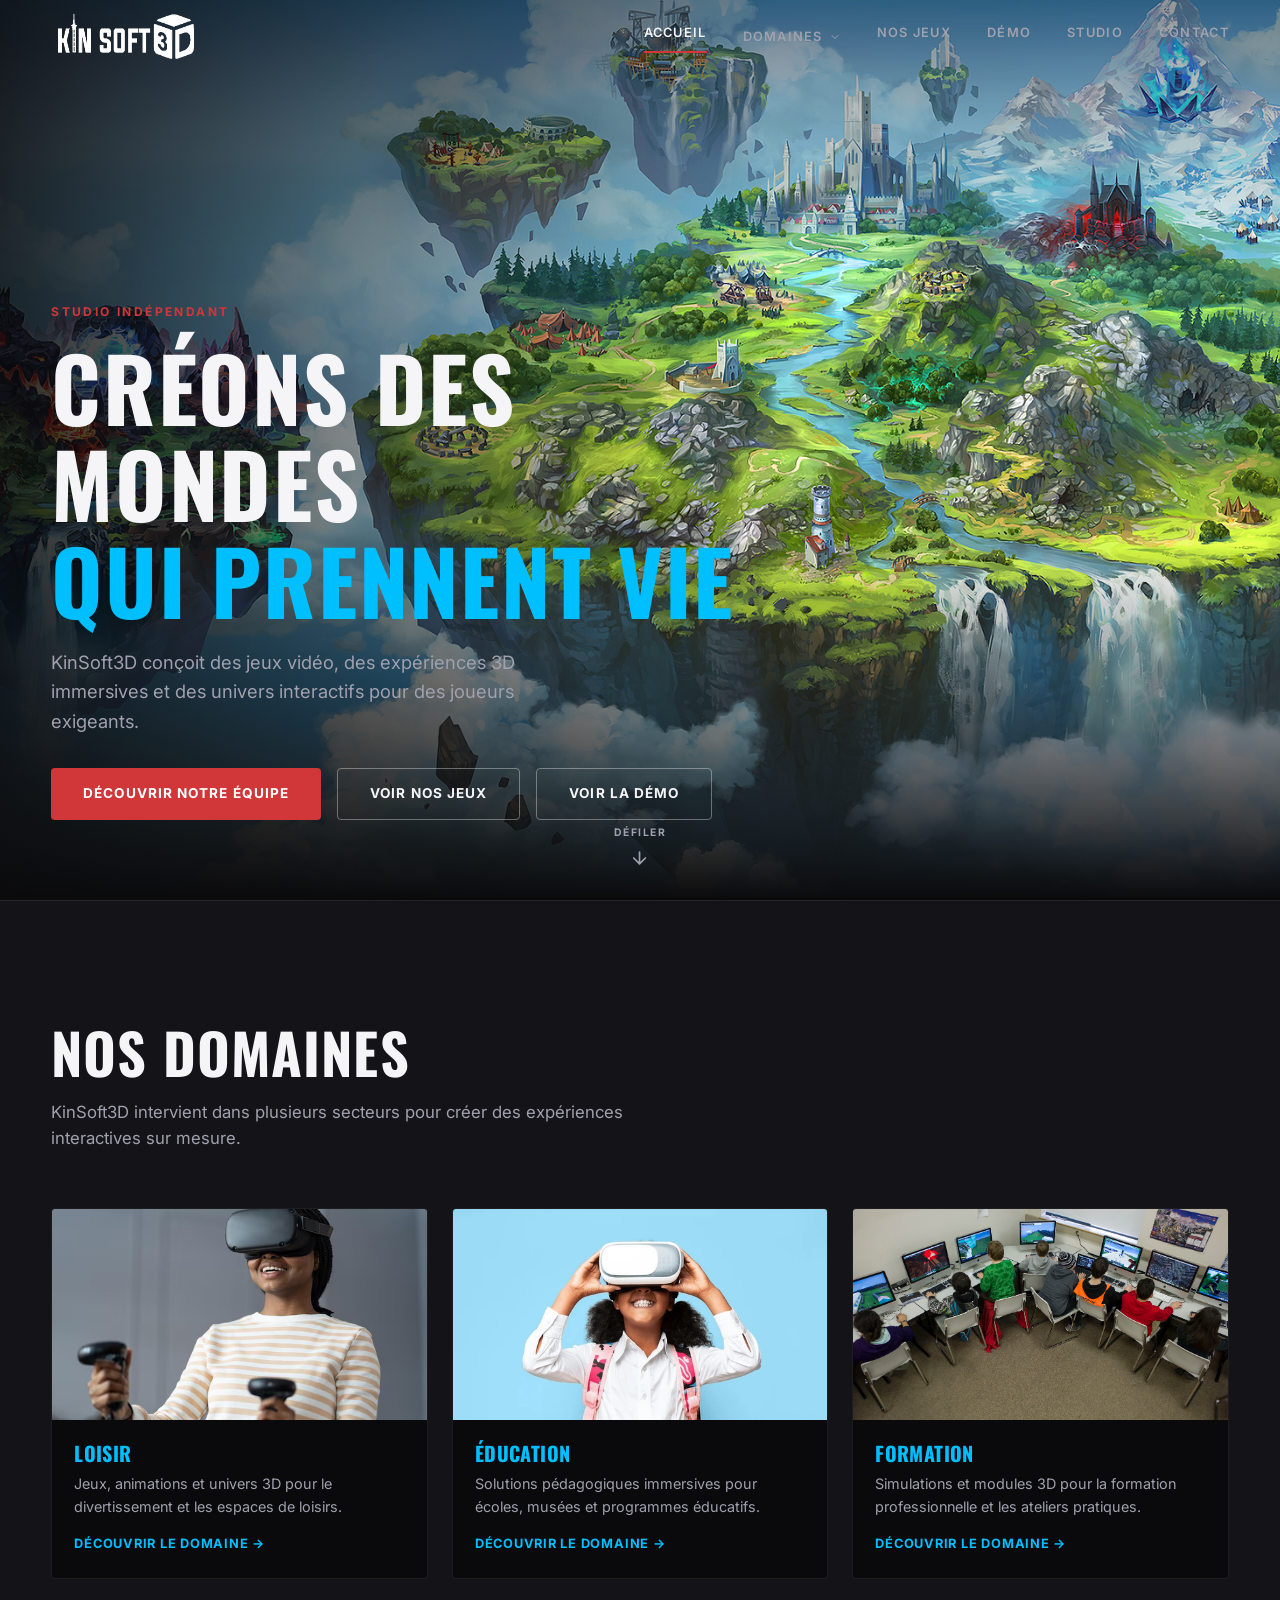
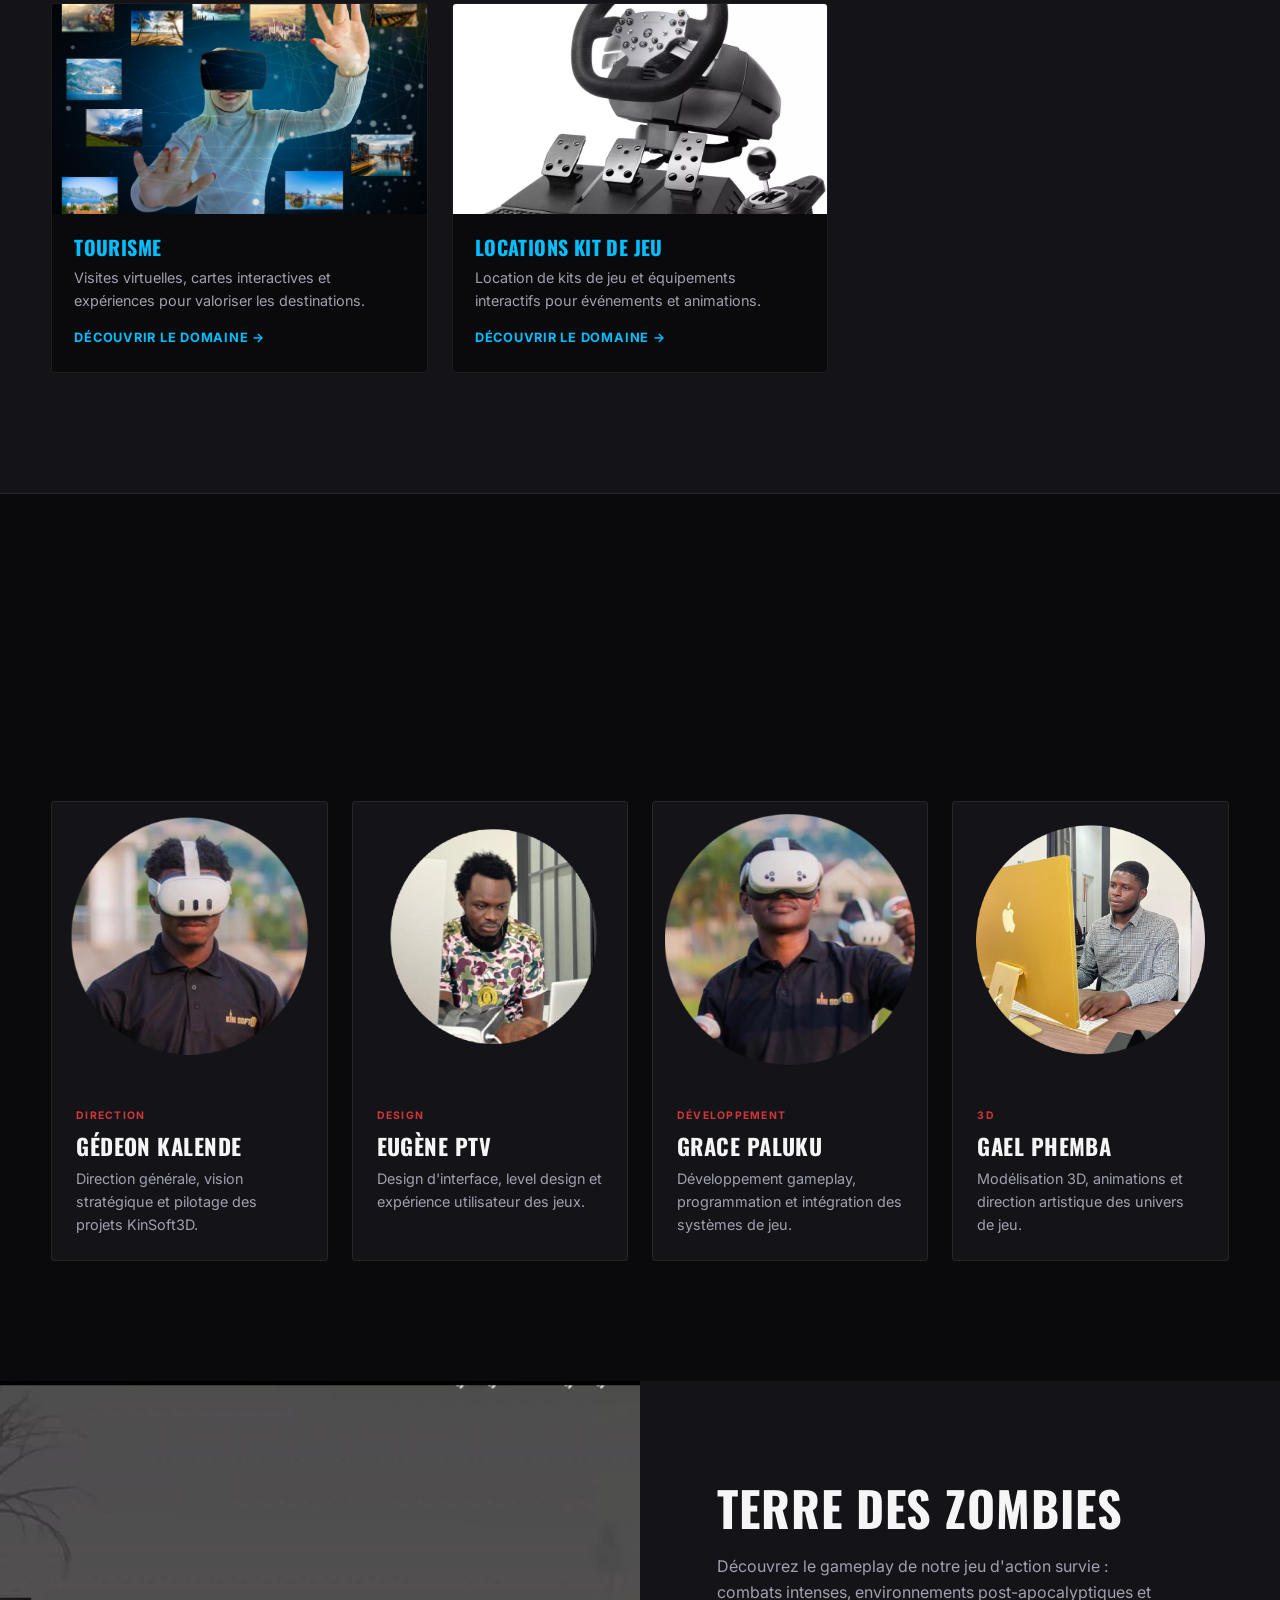
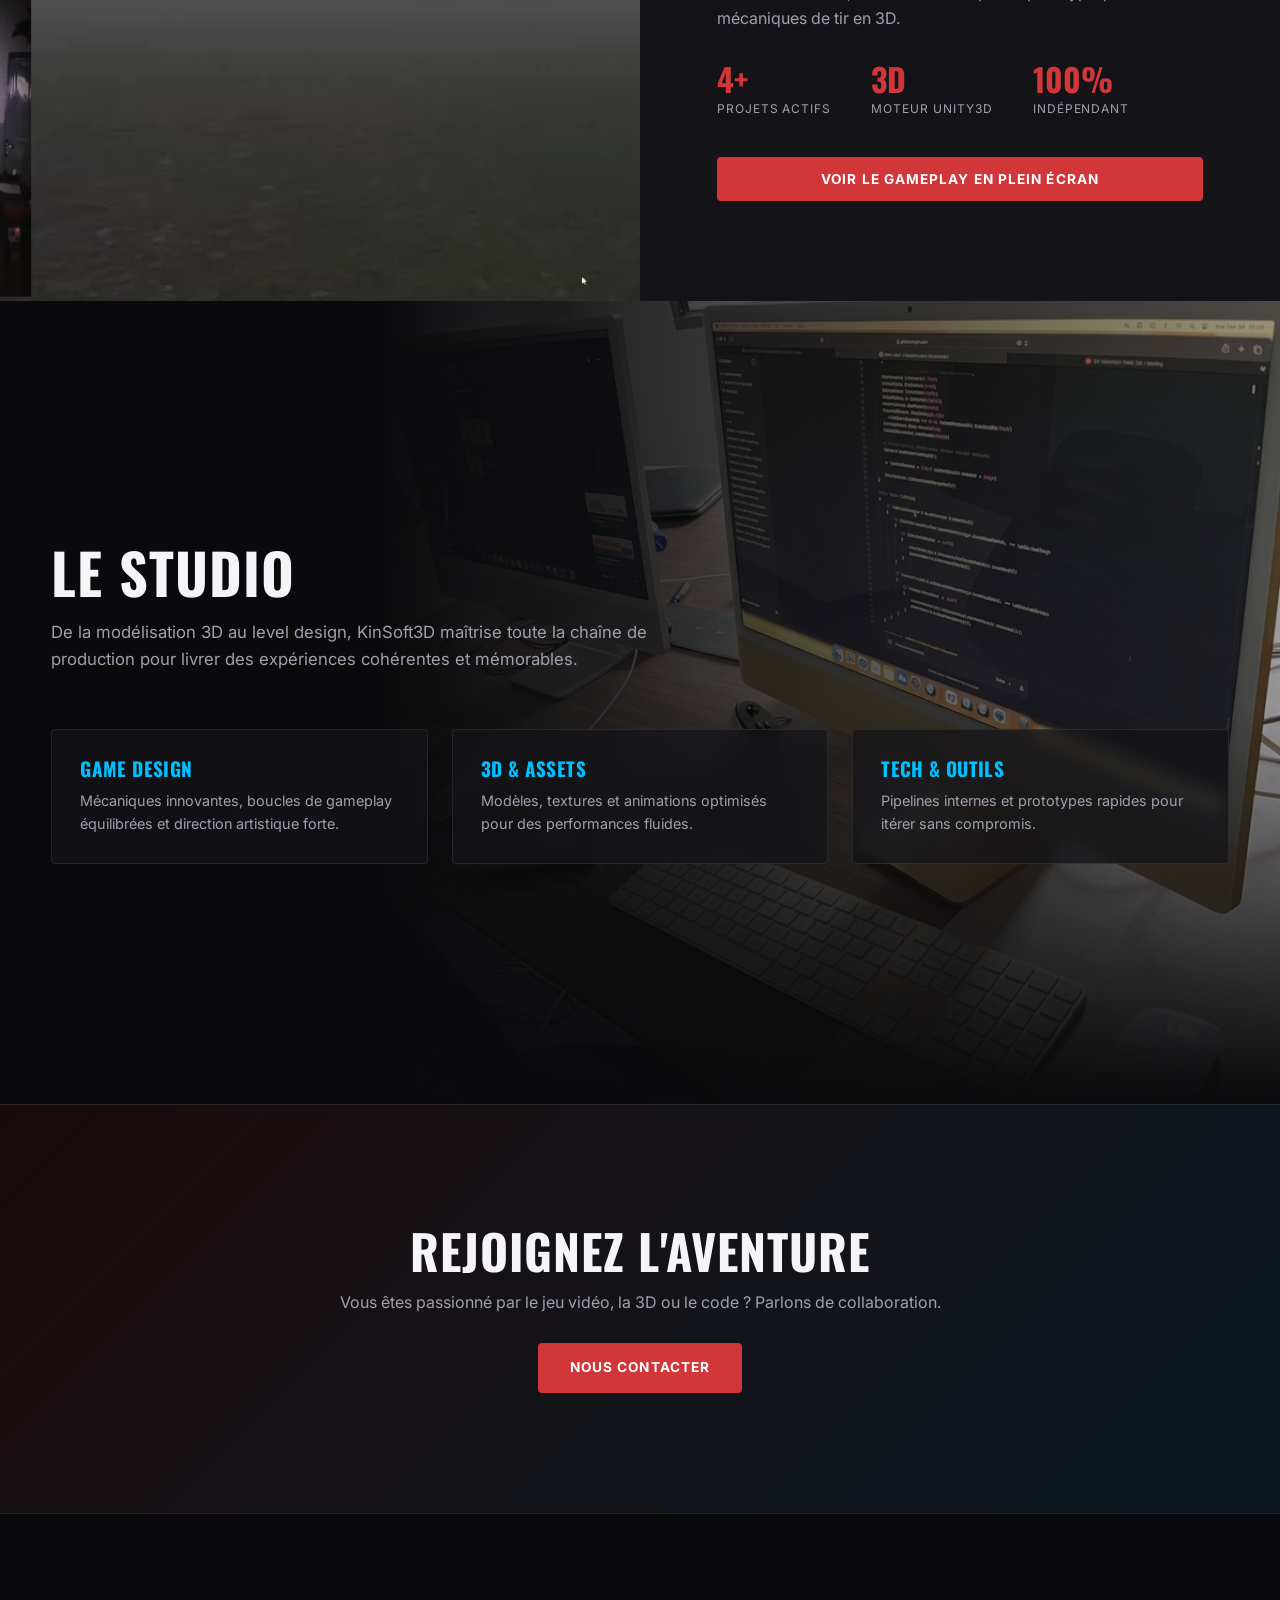
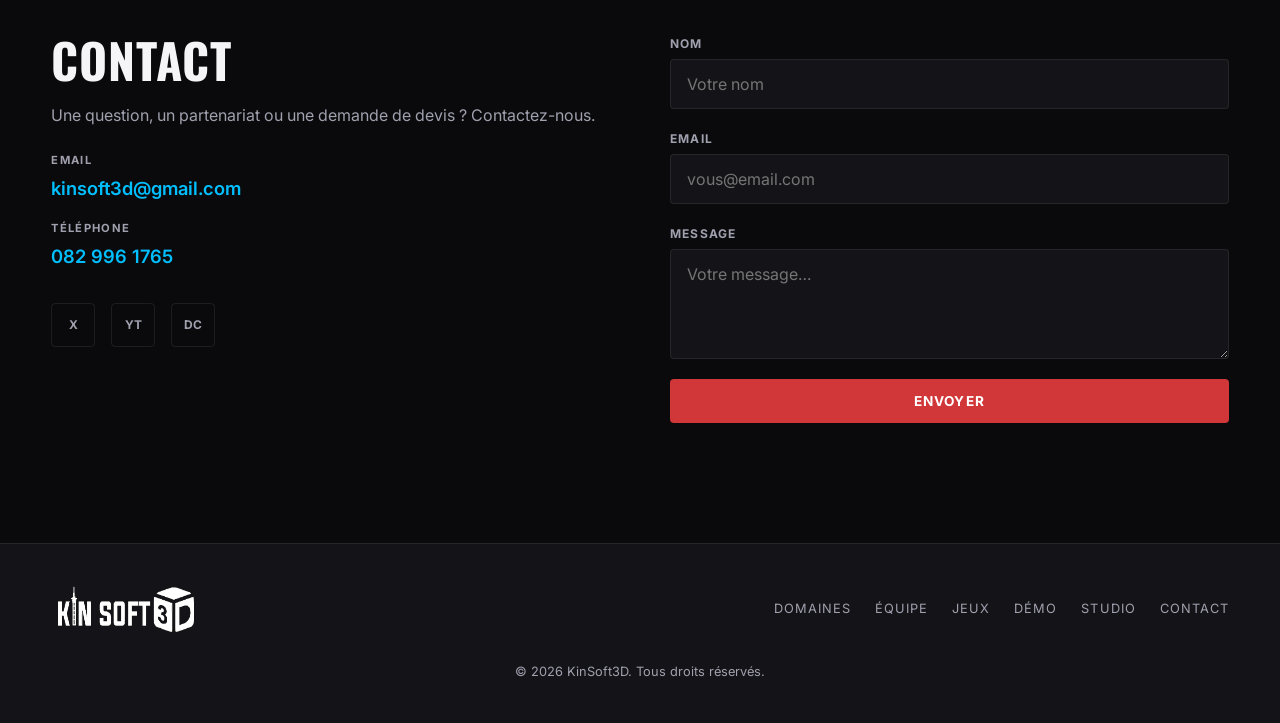
<file: index.html>
<!DOCTYPE html>
<html lang="fr">

<head>
    <meta charset="UTF-8">
    <meta name="viewport" content="width=device-width, initial-scale=1.0">
    <meta name="description" content="KinSoft3D — Studio de création de jeux vidéo, expériences 3D et univers interactifs.">
    <title>KinSoft3D — Studio de jeux & 3D</title>
    <link rel="preconnect" href="https://fonts.googleapis.com">
    <link rel="preconnect" href="https://fonts.gstatic.com" crossorigin>
    <link href="https://fonts.googleapis.com/css2?family=Inter:wght@400;500;600;700&family=Oswald:wght@500;600;700&display=swap" rel="stylesheet">
    <link rel="stylesheet" href="style.css">
</head>

<body>

    <header class="site-header" id="header">
        <a href="#home" class="logo" aria-label="KinSoft3D — Accueil">
            <img src="images/logo.png" alt="KinSoft3D" height="50">
        </a>

        <button class="nav-toggle" id="navToggle" aria-label="Ouvrir le menu" aria-expanded="false">
            <span></span>
            <span></span>
            <span></span>
        </button>

        <nav class="site-nav" id="siteNav">
            <a href="#home">Accueil</a>
            <div class="nav-dropdown" id="navDropdown">
                <button class="nav-dropdown-toggle" id="domainesToggle" aria-expanded="false" aria-haspopup="true">
                    Domaines
                    <svg width="12" height="12" viewBox="0 0 24 24" fill="none" aria-hidden="true">
                        <path d="M6 9l6 6 6-6" stroke="currentColor" stroke-width="2" stroke-linecap="round"/>
                    </svg>
                </button>
                <ul class="nav-dropdown-menu" id="domainesMenu">
                    <li><a href="pages/loisir.html">Loisir</a></li>
                    <li><a href="pages/education.html">Éducation</a></li>
                    <li><a href="pages/formation.html">Formation</a></li>
                    <li><a href="pages/tourisme.html">Tourisme</a></li>
                    <li><a href="pages/locations.html">Locations kit de jeu</a></li>
                </ul>
            </div>
            <a href="pages/jeux.html">Nos jeux</a>
            <a href="#showcase">Démo</a>
            <a href="#studio">Studio</a>
            <a href="#contact">Contact</a>
        </nav>
    </header>

    <main>

        <!-- HERO -->
        <section class="hero" id="home">
            <div class="hero-bg">
                <img src="images/BG_accueil.png" alt="" aria-hidden="true">
            </div>
            <div class="hero-overlay"></div>
            <div class="hero-content">
                <p class="hero-eyebrow">Studio indépendant</p>
                <h1>Créons des mondes<br><span>qui prennent vie</span></h1>
                <p class="hero-desc">
                    KinSoft3D conçoit des jeux vidéo, des expériences 3D immersives
                    et des univers interactifs pour des joueurs exigeants.
                </p>
                <div class="hero-actions">
                    <a href="#equipe" class="btn btn-primary">Découvrir notre équipe</a>
                    <a href="pages/jeux.html" class="btn btn-ghost">Voir nos jeux</a>
                    <a href="#showcase" class="btn btn-ghost">Voir la démo</a>
                </div>
            </div>
            <a href="#equipe" class="hero-scroll" aria-label="Défiler vers le contenu">
                <span>Défiler</span>
                <svg width="20" height="20" viewBox="0 0 24 24" fill="none" aria-hidden="true">
                    <path d="M12 5v14M5 12l7 7 7-7" stroke="currentColor" stroke-width="2" stroke-linecap="round" stroke-linejoin="round"/>
                </svg>
            </a>
        </section>

        <!-- DOMAINES -->
        <section class="section domaines" id="domaines">
            <div class="container">
                <div class="section-head reveal">
                    <h2>Nos domaines</h2>
                    <p>KinSoft3D intervient dans plusieurs secteurs pour créer des expériences interactives sur mesure.</p>
                </div>

                <div class="domaines-grid">
                    <article class="domaine-card reveal" id="loisir">
                        <a href="pages/loisir.html" class="domaine-card-link">
                            <div class="domaine-card-media">
                                <img src="images/domaine_loisir.jpg" alt="Loisir — expériences ludiques">
                            </div>
                            <div class="domaine-card-body">
                                <h3>Loisir</h3>
                                <p>Jeux, animations et univers 3D pour le divertissement et les espaces de loisirs.</p>
                                <span class="card-link">Découvrir le domaine →</span>
                            </div>
                        </a>
                    </article>

                    <article class="domaine-card reveal" id="education">
                        <a href="pages/education.html" class="domaine-card-link">
                            <div class="domaine-card-media">
                                <img src="images/domaine_education.jpg" alt="Éducation — apprentissage interactif">
                            </div>
                            <div class="domaine-card-body">
                                <h3>Éducation</h3>
                                <p>Solutions pédagogiques immersives pour écoles, musées et programmes éducatifs.</p>
                                <span class="card-link">Découvrir le domaine →</span>
                            </div>
                        </a>
                    </article>

                    <article class="domaine-card reveal" id="formation">
                        <a href="pages/formation.html" class="domaine-card-link">
                            <div class="domaine-card-media">
                                <img src="images/domaine_formation.jpg" alt="Formation — modules interactifs">
                            </div>
                            <div class="domaine-card-body">
                                <h3>Formation</h3>
                                <p>Simulations et modules 3D pour la formation professionnelle et les ateliers pratiques.</p>
                                <span class="card-link">Découvrir le domaine →</span>
                            </div>
                        </a>
                    </article>

                    <article class="domaine-card reveal" id="tourisme">
                        <a href="pages/tourisme.html" class="domaine-card-link">
                            <div class="domaine-card-media">
                                <img src="images/domaine_tourisme.jpg" alt="Tourisme — visites virtuelles">
                            </div>
                            <div class="domaine-card-body">
                                <h3>Tourisme</h3>
                                <p>Visites virtuelles, cartes interactives et expériences pour valoriser les destinations.</p>
                                <span class="card-link">Découvrir le domaine →</span>
                            </div>
                        </a>
                    </article>

                    <article class="domaine-card reveal" id="locations">
                        <a href="pages/locations.html" class="domaine-card-link">
                            <div class="domaine-card-media">
                                <img src="images/domaine_location.jpg" alt="Locations kit de jeu">
                            </div>
                            <div class="domaine-card-body">
                                <h3>Locations kit de jeu</h3>
                                <p>Location de kits de jeu et équipements interactifs pour événements et animations.</p>
                                <span class="card-link">Découvrir le domaine →</span>
                            </div>
                        </a>
                    </article>
                </div>
            </div>
        </section>

        <!-- NOTRE ÉQUIPE -->
        <section class="section team" id="equipe">
            <div class="container">
                <div class="section-head reveal">
                    <h2>Notre équipe</h2>
                    <p>Des passionnés du jeu vidéo, de la 3D et du code réunis pour donner vie à vos projets.</p>
                </div>

                <div class="team-grid">
                    <article class="team-card reveal">
                        <div class="team-card-media">
                            <img src="images/membre_1.png" alt="Gédeon Kalende — Direction">
                        </div>
                        <div class="team-card-body">
                            <span class="tag">Direction</span>
                            <h3>Gédeon Kalende</h3>
                            <p>Direction générale, vision stratégique et pilotage des projets KinSoft3D.</p>
                        </div>
                    </article>

                    <article class="team-card reveal">
                        <div class="team-card-media">
                            <img src="images/member_2.png" alt="Eugène PTV — Design">
                        </div>
                        <div class="team-card-body">
                            <span class="tag">Design</span>
                            <h3>Eugène PTV</h3>
                            <p>Design d'interface, level design et expérience utilisateur des jeux.</p>
                        </div>
                    </article>

                    <article class="team-card reveal">
                        <div class="team-card-media">
                            <img src="images/membre_3.png" alt="Grace Paluku — Développement">
                        </div>
                        <div class="team-card-body">
                            <span class="tag">Développement</span>
                            <h3>Grace Paluku</h3>
                            <p>Développement gameplay, programmation et intégration des systèmes de jeu.</p>
                        </div>
                    </article>

                    <article class="team-card reveal">
                        <div class="team-card-media">
                            <img src="images/membre_4.png" alt="Gael Phemba — 3D">
                        </div>
                        <div class="team-card-body">
                            <span class="tag">3D</span>
                            <h3>Gael Phemba</h3>
                            <p>Modélisation 3D, animations et direction artistique des univers de jeu.</p>
                        </div>
                    </article>
                </div>
            </div>
        </section>

        <!-- DÉMO FEATURED -->
        <section class="section showcase" id="showcase">
            <div class="showcase-inner">
                <div class="showcase-media reveal">
                    <video class="showcase-video" autoplay muted loop playsinline
                        aria-label="Gameplay Terre des Zombies">
                        <source src="videos/jeu terre zombie.mp4" type="video/mp4">
                    </video>
                </div>
                <div class="showcase-content reveal">
                    <h2>Terre des Zombies</h2>
                    <p>
                        Découvrez le gameplay de notre jeu d'action survie : combats intenses,
                        environnements post-apocalyptiques et mécaniques de tir en 3D.
                    </p>
                    <ul class="showcase-stats">
                        <li>
                            <strong>4+</strong>
                            <span>Projets actifs</span>
                        </li>
                        <li>
                            <strong>3D</strong>
                            <span>Moteur Unity3D</span>
                        </li>
                        <li>
                            <strong>100%</strong>
                            <span>Indépendant</span>
                        </li>
                    </ul>
                    <button class="btn btn-primary" id="openVideo">Voir le gameplay en plein écran</button>
                </div>
            </div>
        </section>

        <!-- MATÉRIELS 3D -->
        <section class="section studio" id="studio">
            <div class="studio-bg">
                <img src="images/materiels.png" alt="" aria-hidden="true">
            </div>
            <div class="studio-overlay"></div>
            <div class="container studio-content">
                <div class="section-head reveal">
                    <h2>Le studio</h2>
                    <p>
                        De la modélisation 3D au level design, KinSoft3D maîtrise toute la chaîne
                        de production pour livrer des expériences cohérentes et mémorables.
                    </p>
                </div>
                <div class="studio-pillars reveal">
                    <div class="pillar">
                        <h3>Game Design</h3>
                        <p>Mécaniques innovantes, boucles de gameplay équilibrées et direction artistique forte.</p>
                    </div>
                    <div class="pillar">
                        <h3>3D &amp; Assets</h3>
                        <p>Modèles, textures et animations optimisés pour des performances fluides.</p>
                    </div>
                    <div class="pillar">
                        <h3>Tech &amp; Outils</h3>
                        <p>Pipelines internes et prototypes rapides pour itérer sans compromis.</p>
                    </div>
                </div>
            </div>
        </section>

        <!-- CTA BAND -->
        <section class="section cta-band">
            <div class="container cta-inner reveal">
                <h2>Rejoignez l'aventure</h2>
                <p>Vous êtes passionné par le jeu vidéo, la 3D ou le code ? Parlons de collaboration.</p>
                <a href="#contact" class="btn btn-primary">Nous contacter</a>
            </div>
        </section>

        <!-- CONTACT -->
        <section class="section contact" id="contact">
            <div class="container">
                <div class="contact-grid">
                    <div class="contact-info reveal">
                        <h2>Contact</h2>
                        <p>Une question, un partenariat ou une demande de devis ? Contactez-nous.</p>
                        <div class="contact-details">
                            <a href="mailto:kinsoft3d@gmail.com" class="contact-link">
                                <span class="contact-label">Email</span>
                                kinsoft3d@gmail.com
                            </a>
                            <a href="tel:0829961765" class="contact-link">
                                <span class="contact-label">Téléphone</span>
                                082 996 1765
                            </a>
                        </div>
                        <div class="social-links">
                            <a href="#" aria-label="Twitter">X</a>
                            <a href="#" aria-label="YouTube">YT</a>
                            <a href="#" aria-label="Discord">DC</a>
                        </div>
                    </div>
                    <form class="contact-form reveal" onsubmit="return false;">
                        <label>
                            <span>Nom</span>
                            <input type="text" name="name" placeholder="Votre nom" required>
                        </label>
                        <label>
                            <span>Email</span>
                            <input type="email" name="email" placeholder="vous@email.com" required>
                        </label>
                        <label>
                            <span>Message</span>
                            <textarea name="message" rows="4" placeholder="Votre message…" required></textarea>
                        </label>
                        <button type="submit" class="btn btn-primary">Envoyer</button>
                    </form>
                </div>
            </div>
        </section>

    </main>

    <footer class="site-footer">
        <div class="container footer-inner">
            <a href="#home" class="logo footer-logo">
               <img src="images/logo.png" alt="KinSoft3D" height="50">
            </a>
            <nav class="footer-nav">
                <a href="#domaines">Domaines</a>
                <a href="#equipe">Équipe</a>
                <a href="pages/jeux.html">Jeux</a>
                <a href="#showcase">Démo</a>
                <a href="#studio">Studio</a>
                <a href="#contact">Contact</a>
            </nav>
            <p class="footer-copy">&copy; 2026 KinSoft3D. Tous droits réservés.</p>
        </div>
    </footer>

    <!-- VIDEO MODAL -->
    <div class="video-modal" id="videoModal" aria-hidden="true">
        <div class="video-modal-backdrop" id="closeVideo"></div>
        <div class="video-modal-content">
            <button class="video-modal-close" id="closeVideoBtn" aria-label="Fermer la vidéo">&times;</button>
            <video controls id="trailerVideo">
                <source src="videos/jeu terre zombie.mp4" type="video/mp4">
                Votre navigateur ne supporte pas la lecture vidéo.
            </video>
        </div>
    </div>

    <script src="script.js"></script>
</body>

</html>
</file>
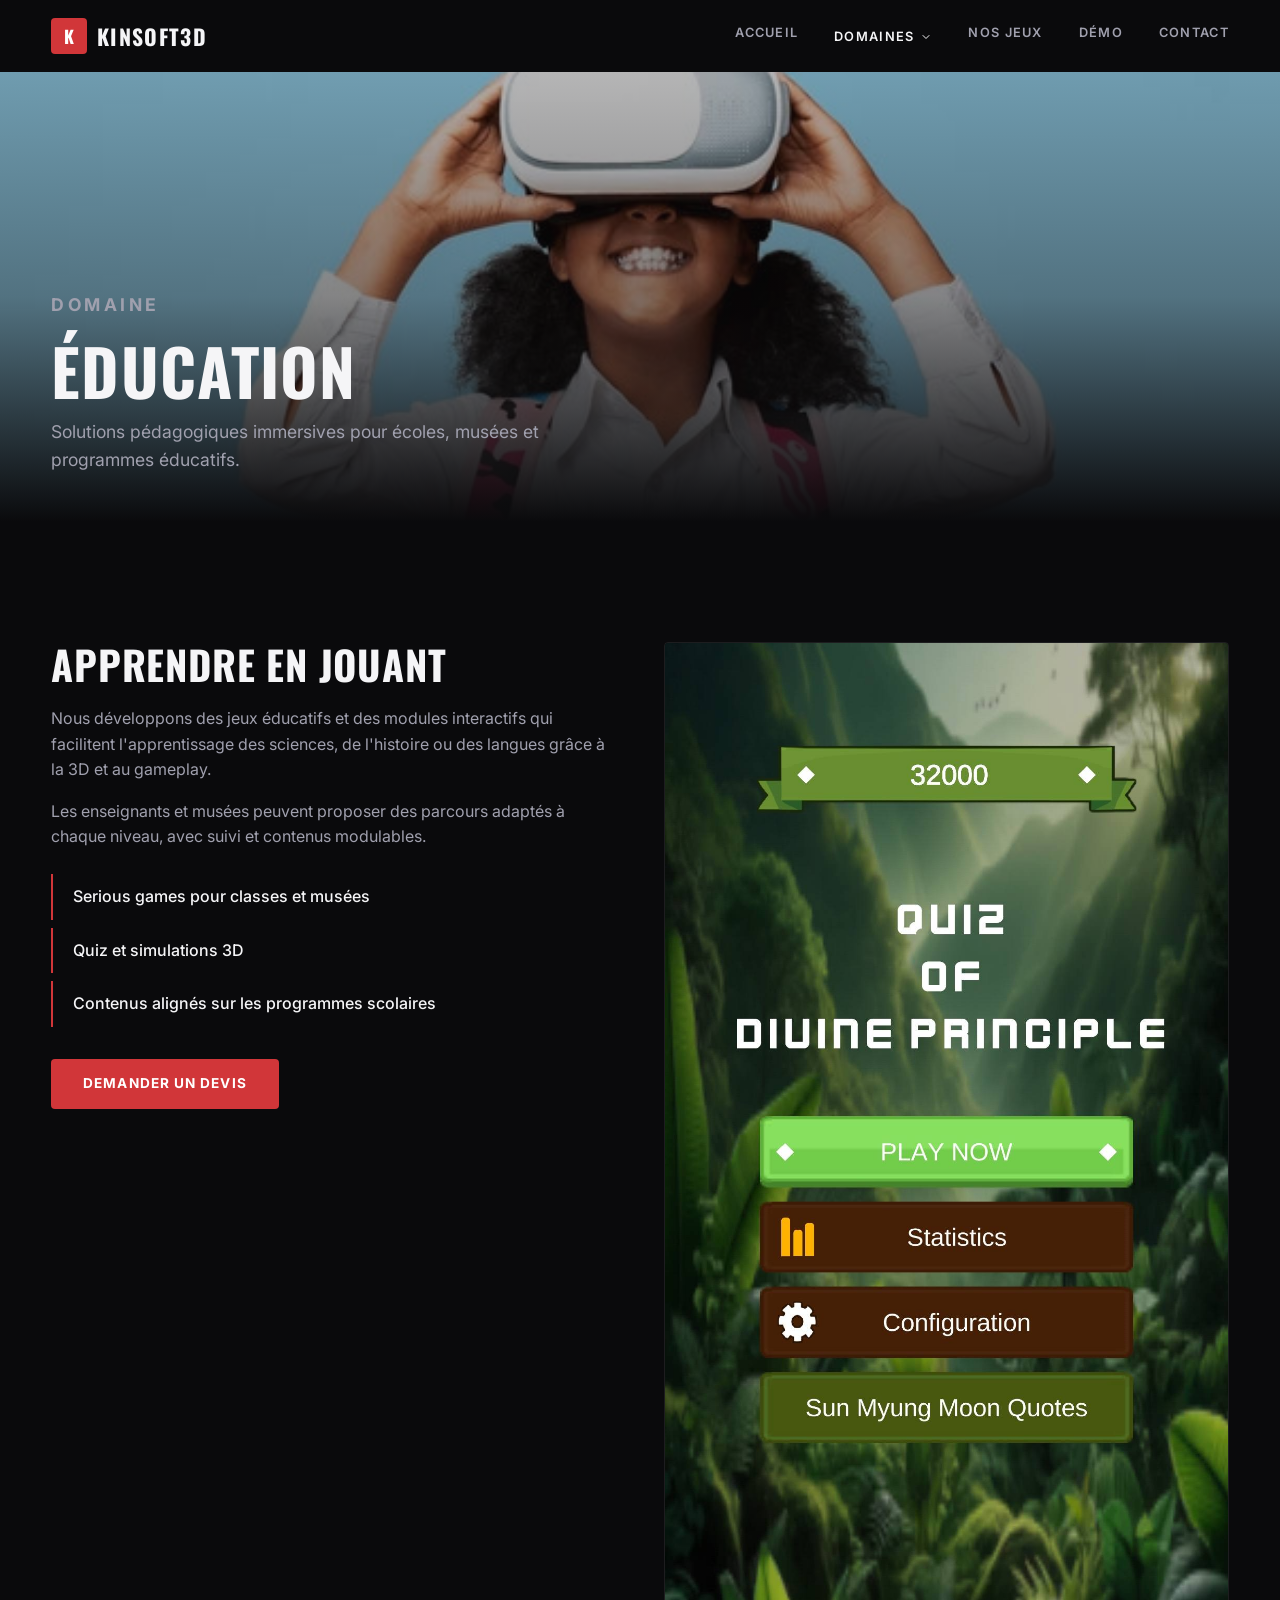
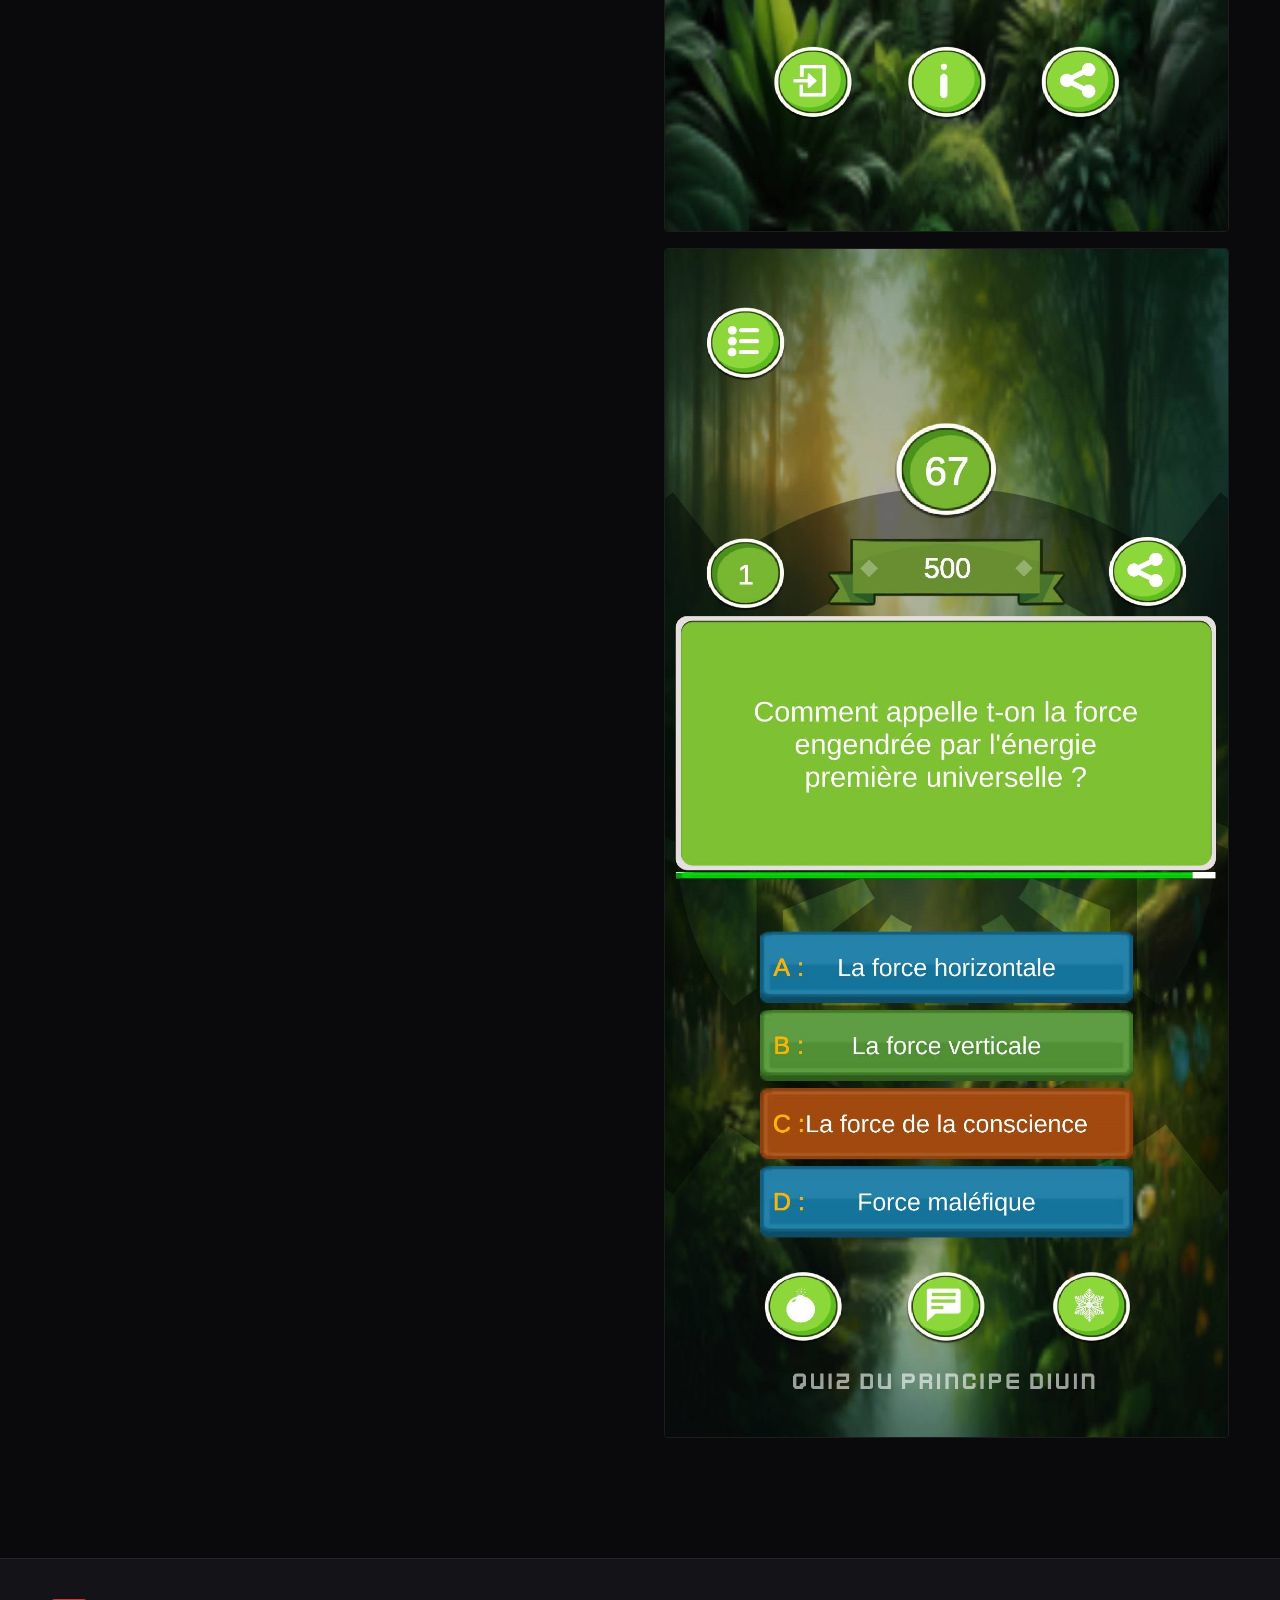
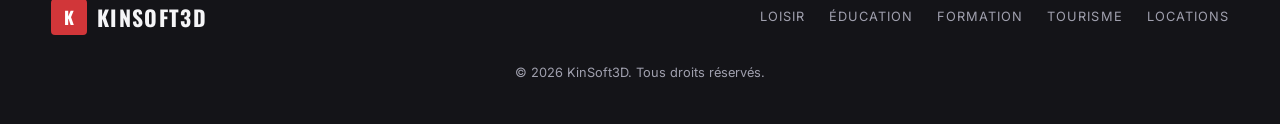
<file: pages/education.html>
<!DOCTYPE html>
<html lang="fr">
<head>
    <meta charset="UTF-8">
    <meta name="viewport" content="width=device-width, initial-scale=1.0">
    <meta name="description" content="KinSoft3D — Domaine Éducation : jeux et modules pédagogiques interactifs.">
    <title>Éducation — KinSoft3D</title>
    <link rel="preconnect" href="https://fonts.googleapis.com">
    <link rel="preconnect" href="https://fonts.gstatic.com" crossorigin>
    <link href="https://fonts.googleapis.com/css2?family=Inter:wght@400;500;600;700&family=Oswald:wght@500;600;700&display=swap" rel="stylesheet">
    <link rel="stylesheet" href="../style.css">
</head>
<body class="domain-page">

    <header class="site-header scrolled" id="header">
        <a href="../index.html" class="logo"><span class="logo-mark">K</span><span class="logo-text">KinSoft3D</span></a>
        <button class="nav-toggle" id="navToggle" aria-label="Ouvrir le menu" aria-expanded="false"><span></span><span></span><span></span></button>
        <nav class="site-nav" id="siteNav">
            <a href="../index.html">Accueil</a>
            <div class="nav-dropdown" id="navDropdown">
                <button class="nav-dropdown-toggle active" id="domainesToggle" aria-expanded="false">Domaines
                    <svg width="12" height="12" viewBox="0 0 24 24" fill="none"><path d="M6 9l6 6 6-6" stroke="currentColor" stroke-width="2" stroke-linecap="round"/></svg>
                </button>
                <ul class="nav-dropdown-menu">
                    <li><a href="loisir.html">Loisir</a></li>
                    <li><a href="education.html" class="active">Éducation</a></li>
                    <li><a href="formation.html">Formation</a></li>
                    <li><a href="tourisme.html">Tourisme</a></li>
                    <li><a href="locations.html">Locations kit de jeu</a></li>
                </ul>
            </div>
            <a href="jeux.html">Nos jeux</a>
            <a href="../index.html#showcase">Démo</a>
            <a href="../index.html#contact">Contact</a>
        </nav>
    </header>

    <main>
        <section class="domain-page-hero">
            <img src="../images/domaine_education.jpg" alt="Domaine Éducation KinSoft3D">
            <div class="domain-page-hero-overlay"></div>
            <div class="domain-page-hero-content container">
                <p class="hero-eyebrow">Domaine</p>
                <h1>Éducation</h1>
                <p>Solutions pédagogiques immersives pour écoles, musées et programmes éducatifs.</p>
            </div>
        </section>

        <section class="section domain-page-body">
            <div class="container domain-page-grid">
                <div class="domain-page-text reveal">
                    <h2>Apprendre en jouant</h2>
                    <p>Nous développons des jeux éducatifs et des modules interactifs qui facilitent l'apprentissage des sciences, de l'histoire ou des langues grâce à la 3D et au gameplay.</p>
                    <p>Les enseignants et musées peuvent proposer des parcours adaptés à chaque niveau, avec suivi et contenus modulables.</p>
                    <ul class="domain-features">
                        <li>Serious games pour classes et musées</li>
                        <li>Quiz et simulations 3D</li>
                        <li>Contenus alignés sur les programmes scolaires</li>
                    </ul>
                    <a href="../index.html#contact" class="btn btn-primary">Demander un devis</a>
                </div>
                <div class="domain-page-gallery reveal">
                    <img src="../images/Jeux Education.jpg" alt="Jeux éducation KinSoft3D">
                    <img src="../images/jeu education 2.jpg" alt="Module éducatif interactif">
                </div>
            </div>
        </section>
    </main>

    <footer class="site-footer">
        <div class="container footer-inner">
            <a href="../index.html" class="logo footer-logo"><span class="logo-mark">K</span><span class="logo-text">KinSoft3D</span></a>
            <nav class="footer-nav">
                <a href="loisir.html">Loisir</a>
                <a href="education.html">Éducation</a>
                <a href="formation.html">Formation</a>
                <a href="tourisme.html">Tourisme</a>
                <a href="locations.html">Locations</a>
            </nav>
            <p class="footer-copy">&copy; 2026 KinSoft3D. Tous droits réservés.</p>
        </div>
    </footer>
    <script src="../script.js"></script>
</body>
</html>
</file>
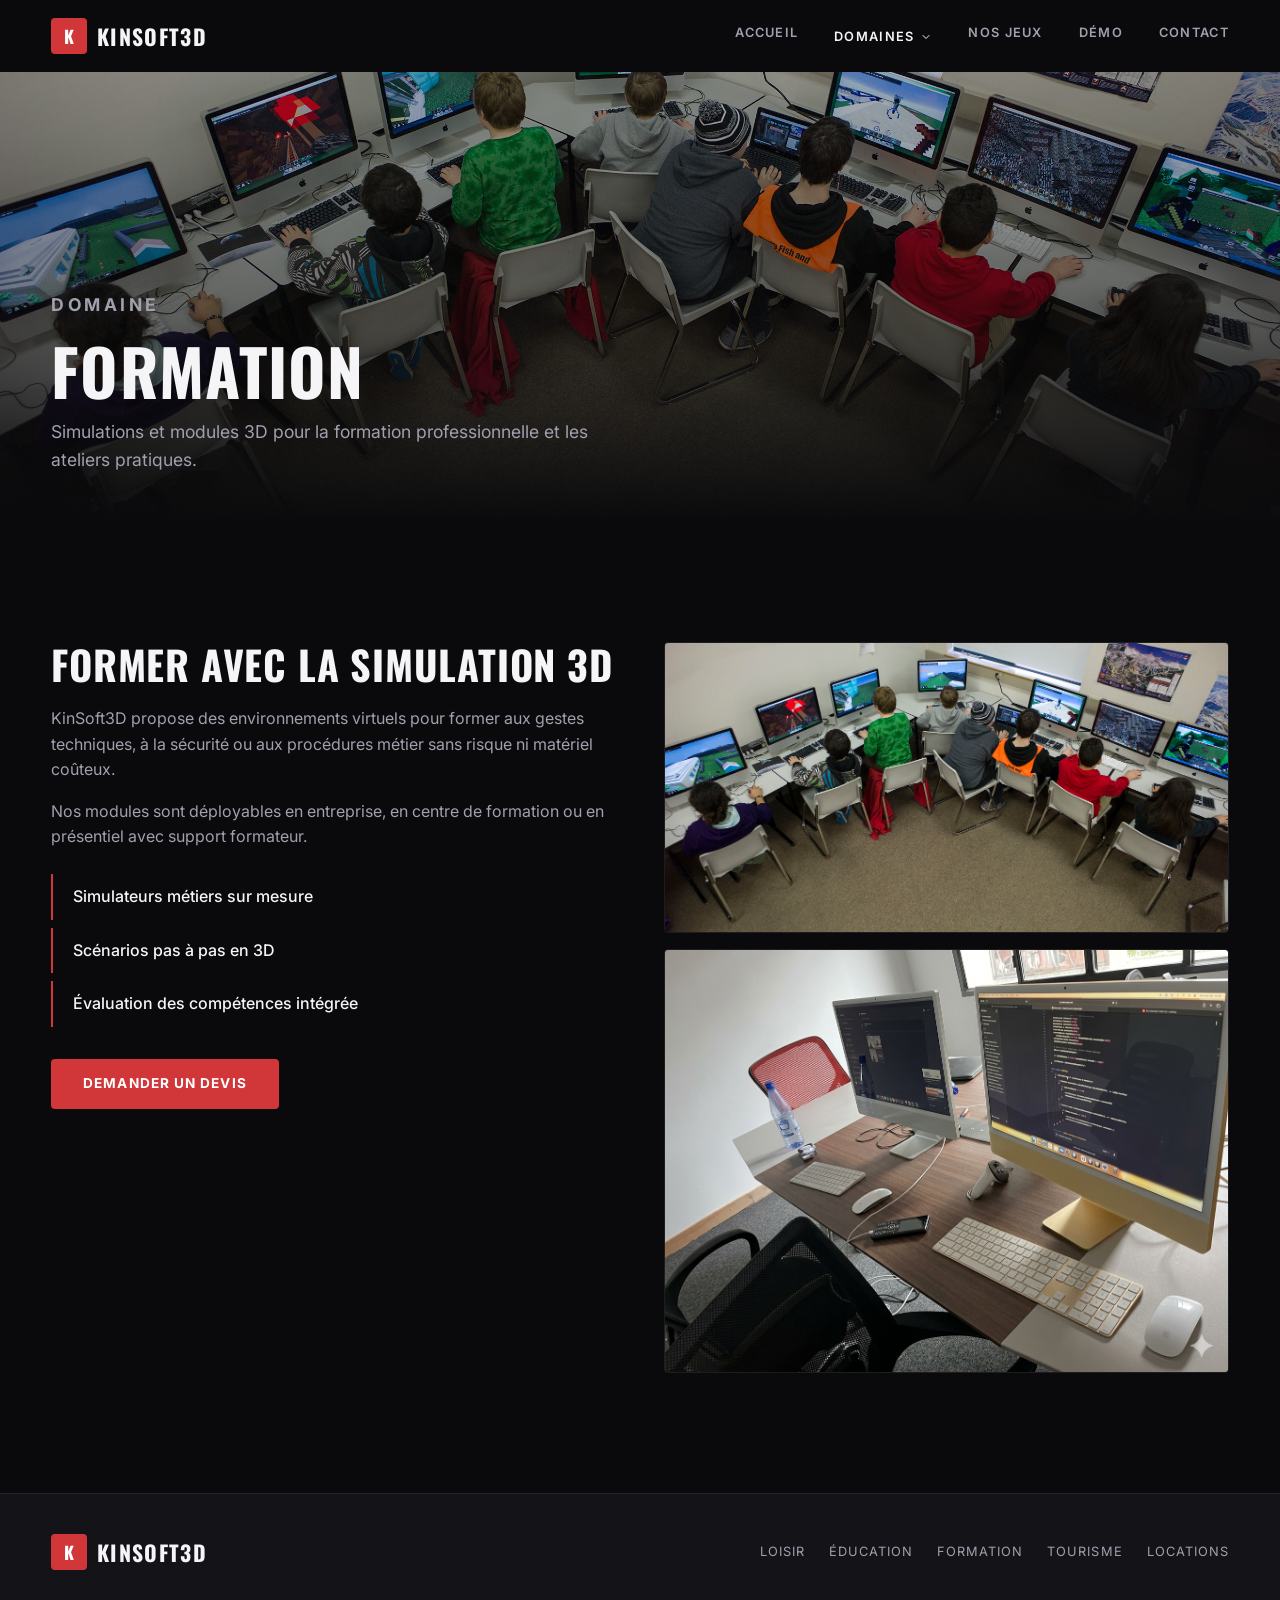
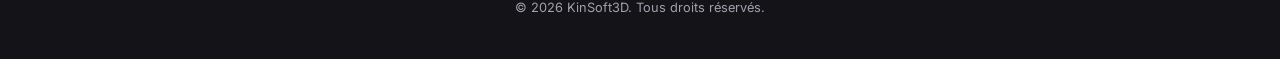
<file: pages/formation.html>
<!DOCTYPE html>
<html lang="fr">
<head>
    <meta charset="UTF-8">
    <meta name="viewport" content="width=device-width, initial-scale=1.0">
    <meta name="description" content="KinSoft3D — Domaine Formation : simulations et modules 3D professionnels.">
    <title>Formation — KinSoft3D</title>
    <link rel="preconnect" href="https://fonts.googleapis.com">
    <link rel="preconnect" href="https://fonts.gstatic.com" crossorigin>
    <link href="https://fonts.googleapis.com/css2?family=Inter:wght@400;500;600;700&family=Oswald:wght@500;600;700&display=swap" rel="stylesheet">
    <link rel="stylesheet" href="../style.css">
</head>
<body class="domain-page">

    <header class="site-header scrolled" id="header">
        <a href="../index.html" class="logo"><span class="logo-mark">K</span><span class="logo-text">KinSoft3D</span></a>
        <button class="nav-toggle" id="navToggle" aria-label="Ouvrir le menu" aria-expanded="false"><span></span><span></span><span></span></button>
        <nav class="site-nav" id="siteNav">
            <a href="../index.html">Accueil</a>
            <div class="nav-dropdown" id="navDropdown">
                <button class="nav-dropdown-toggle active" id="domainesToggle" aria-expanded="false">Domaines
                    <svg width="12" height="12" viewBox="0 0 24 24" fill="none"><path d="M6 9l6 6 6-6" stroke="currentColor" stroke-width="2" stroke-linecap="round"/></svg>
                </button>
                <ul class="nav-dropdown-menu">
                    <li><a href="loisir.html">Loisir</a></li>
                    <li><a href="education.html">Éducation</a></li>
                    <li><a href="formation.html" class="active">Formation</a></li>
                    <li><a href="tourisme.html">Tourisme</a></li>
                    <li><a href="locations.html">Locations kit de jeu</a></li>
                </ul>
            </div>
            <a href="jeux.html">Nos jeux</a>
            <a href="../index.html#showcase">Démo</a>
            <a href="../index.html#contact">Contact</a>
        </nav>
    </header>

    <main>
        <section class="domain-page-hero">
            <img src="../images/domaine_formation.jpg" alt="Domaine Formation KinSoft3D">
            <div class="domain-page-hero-overlay"></div>
            <div class="domain-page-hero-content container">
                <p class="hero-eyebrow">Domaine</p>
                <h1>Formation</h1>
                <p>Simulations et modules 3D pour la formation professionnelle et les ateliers pratiques.</p>
            </div>
        </section>

        <section class="section domain-page-body">
            <div class="container domain-page-grid">
                <div class="domain-page-text reveal">
                    <h2>Former avec la simulation 3D</h2>
                    <p>KinSoft3D propose des environnements virtuels pour former aux gestes techniques, à la sécurité ou aux procédures métier sans risque ni matériel coûteux.</p>
                    <p>Nos modules sont déployables en entreprise, en centre de formation ou en présentiel avec support formateur.</p>
                    <ul class="domain-features">
                        <li>Simulateurs métiers sur mesure</li>
                        <li>Scénarios pas à pas en 3D</li>
                        <li>Évaluation des compétences intégrée</li>
                    </ul>
                    <a href="../index.html#contact" class="btn btn-primary">Demander un devis</a>
                </div>
                <div class="domain-page-gallery reveal">
                    <img src="../images/domaine_formation.jpg" alt="Formation professionnelle 3D">
                    <img src="../images/materiels.png" alt="Matériels et outils 3D KinSoft3D">
                </div>
            </div>
        </section>
    </main>

    <footer class="site-footer">
        <div class="container footer-inner">
            <a href="../index.html" class="logo footer-logo"><span class="logo-mark">K</span><span class="logo-text">KinSoft3D</span></a>
            <nav class="footer-nav">
                <a href="loisir.html">Loisir</a>
                <a href="education.html">Éducation</a>
                <a href="formation.html">Formation</a>
                <a href="tourisme.html">Tourisme</a>
                <a href="locations.html">Locations</a>
            </nav>
            <p class="footer-copy">&copy; 2026 KinSoft3D. Tous droits réservés.</p>
        </div>
    </footer>
    <script src="../script.js"></script>
</body>
</html>
</file>
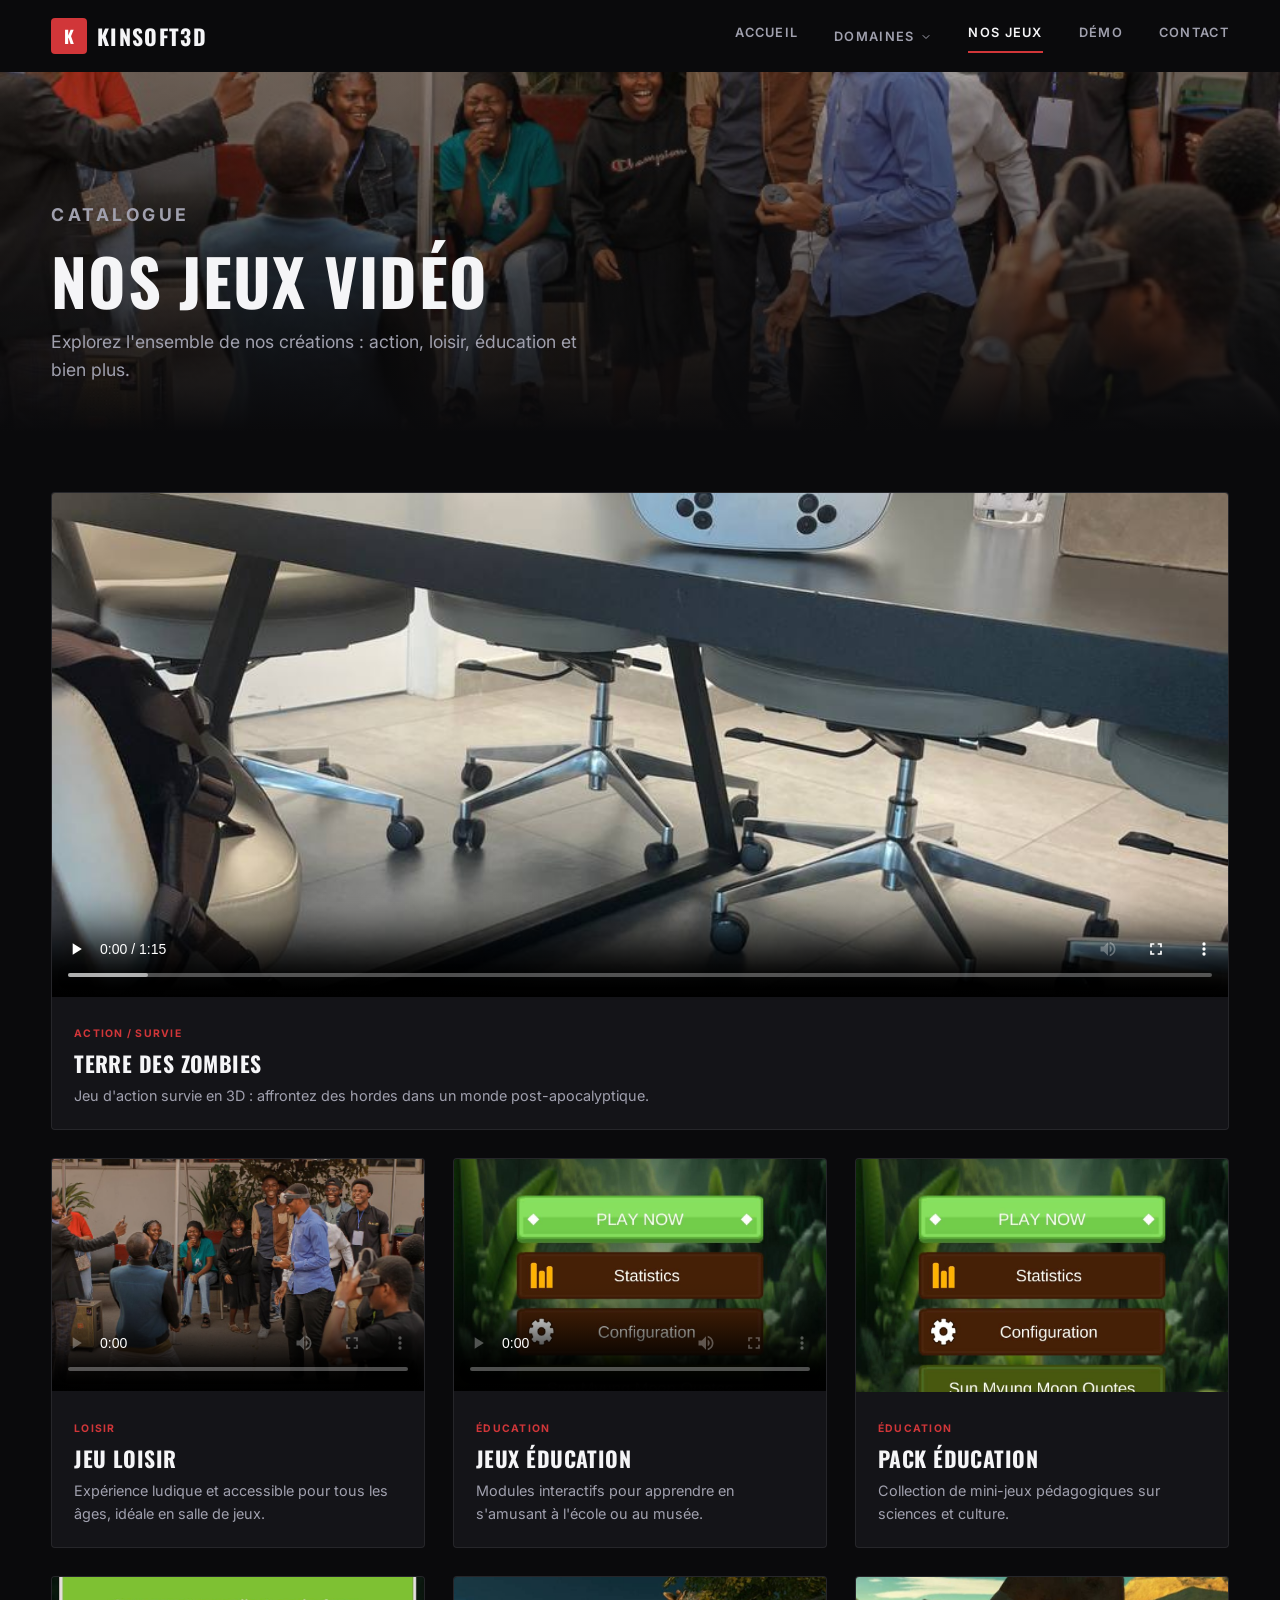
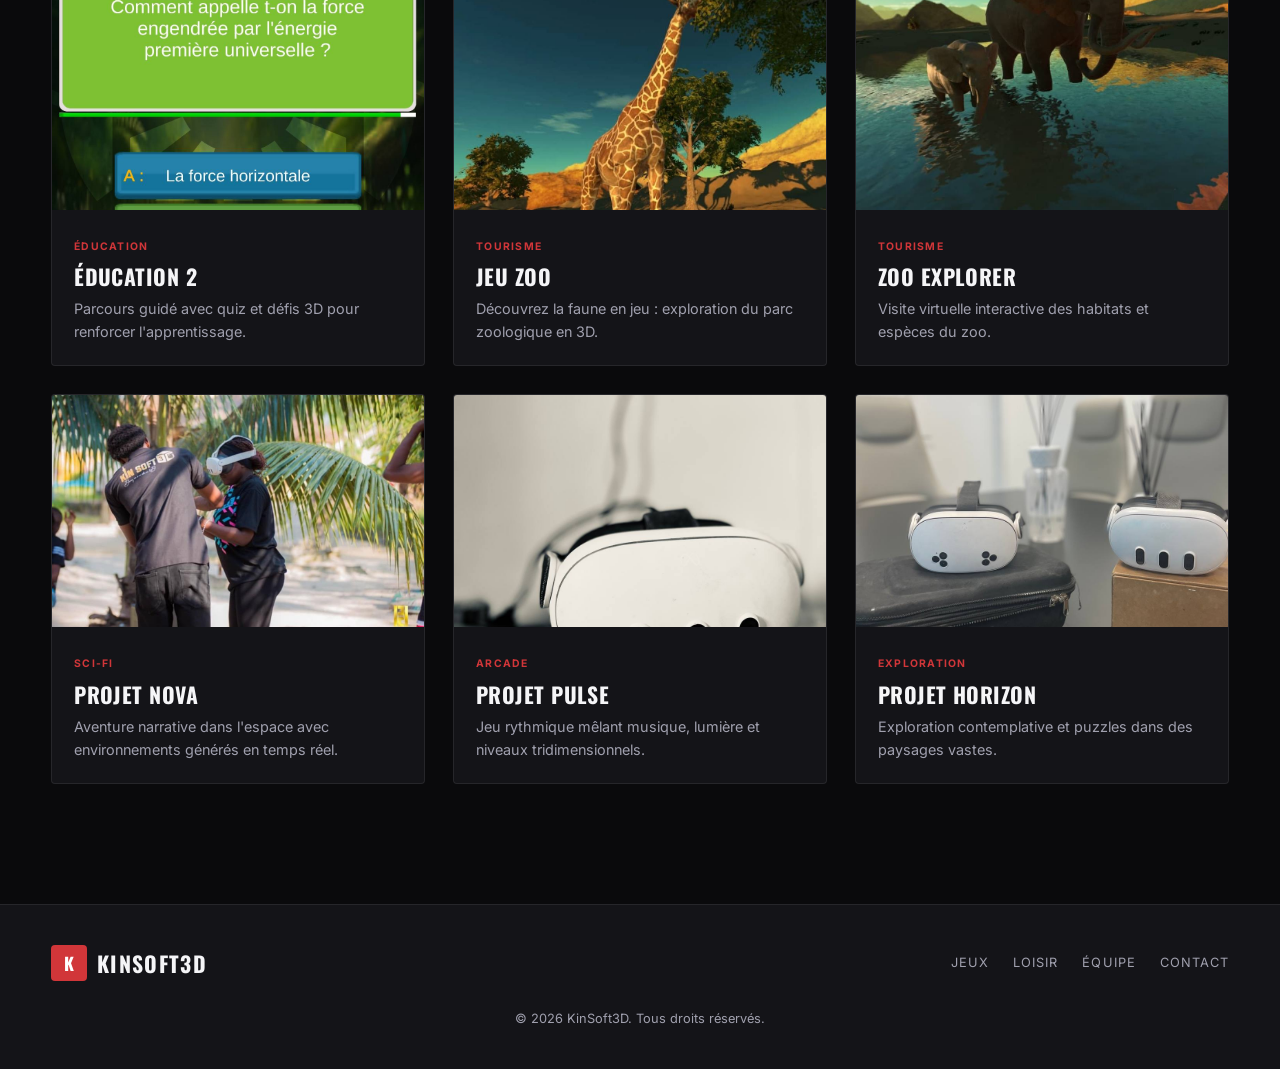
<file: pages/jeux.html>
<!DOCTYPE html>
<html lang="fr">
<head>
    <meta charset="UTF-8">
    <meta name="viewport" content="width=device-width, initial-scale=1.0">
    <meta name="description" content="KinSoft3D — Découvrez tous nos jeux vidéo et démos.">
    <title>Nos jeux — KinSoft3D</title>
    <link rel="preconnect" href="https://fonts.googleapis.com">
    <link rel="preconnect" href="https://fonts.gstatic.com" crossorigin>
    <link href="https://fonts.googleapis.com/css2?family=Inter:wght@400;500;600;700&family=Oswald:wght@500;600;700&display=swap" rel="stylesheet">
    <link rel="stylesheet" href="../style.css">
</head>
<body class="domain-page jeux-page">

    <header class="site-header scrolled" id="header">
        <a href="../index.html" class="logo"><span class="logo-mark">K</span><span class="logo-text">KinSoft3D</span></a>
        <button class="nav-toggle" id="navToggle" aria-label="Ouvrir le menu" aria-expanded="false"><span></span><span></span><span></span></button>
        <nav class="site-nav" id="siteNav">
            <a href="../index.html">Accueil</a>
            <div class="nav-dropdown" id="navDropdown">
                <button class="nav-dropdown-toggle" id="domainesToggle" aria-expanded="false">Domaines
                    <svg width="12" height="12" viewBox="0 0 24 24" fill="none"><path d="M6 9l6 6 6-6" stroke="currentColor" stroke-width="2" stroke-linecap="round"/></svg>
                </button>
                <ul class="nav-dropdown-menu">
                    <li><a href="loisir.html">Loisir</a></li>
                    <li><a href="education.html">Éducation</a></li>
                    <li><a href="formation.html">Formation</a></li>
                    <li><a href="tourisme.html">Tourisme</a></li>
                    <li><a href="locations.html">Locations kit de jeu</a></li>
                </ul>
            </div>
            <a href="jeux.html" class="active">Nos jeux</a>
            <a href="../index.html#showcase">Démo</a>
            <a href="../index.html#contact">Contact</a>
        </nav>
    </header>

    <main>
        <section class="domain-page-hero domain-page-hero--compact">
            <img src="../images/jeu loisir 2.jpeg" alt="Nos jeux vidéo KinSoft3D">
            <div class="domain-page-hero-overlay"></div>
            <div class="domain-page-hero-content container">
                <p class="hero-eyebrow">Catalogue</p>
                <h1>Nos jeux vidéo</h1>
                <p>Explorez l'ensemble de nos créations : action, loisir, éducation et bien plus.</p>
            </div>
        </section>

        <section class="section jeux-catalog">
            <div class="container">
                <div class="jeux-grid">

                    <article class="jeu-card reveal jeu-card--featured">
                        <div class="jeu-card-media">
                            <video controls playsinline poster="../images/p1.jpeg">
                                <source src="../videos/jeu terre zombie.mp4" type="video/mp4">
                            </video>
                        </div>
                        <div class="jeu-card-body">
                            <span class="tag">Action / Survie</span>
                            <h3>Terre des Zombies</h3>
                            <p>Jeu d'action survie en 3D : affrontez des hordes dans un monde post-apocalyptique.</p>
                        </div>
                    </article>

                    <article class="jeu-card reveal">
                        <div class="jeu-card-media">
                            <video controls playsinline poster="../images/jeu loisir 2.jpeg">
                                <source src="../videos/video loisir.mp4" type="video/mp4">
                            </video>
                        </div>
                        <div class="jeu-card-body">
                            <span class="tag">Loisir</span>
                            <h3>Jeu Loisir</h3>
                            <p>Expérience ludique et accessible pour tous les âges, idéale en salle de jeux.</p>
                        </div>
                    </article>

                    <article class="jeu-card reveal">
                        <div class="jeu-card-media">
                            <video controls playsinline poster="../images/Jeux Education.jpg">
                                <source src="../images/p6.mp4" type="video/mp4">
                            </video>
                        </div>
                        <div class="jeu-card-body">
                            <span class="tag">Éducation</span>
                            <h3>Jeux Éducation</h3>
                            <p>Modules interactifs pour apprendre en s'amusant à l'école ou au musée.</p>
                        </div>
                    </article>

                    <article class="jeu-card reveal">
                        <div class="jeu-card-media">
                            <img src="../images/Jeux Education.jpg" alt="Jeux éducation">
                        </div>
                        <div class="jeu-card-body">
                            <span class="tag">Éducation</span>
                            <h3>Pack Éducation</h3>
                            <p>Collection de mini-jeux pédagogiques sur sciences et culture.</p>
                        </div>
                    </article>

                    <article class="jeu-card reveal">
                        <div class="jeu-card-media">
                            <img src="../images/jeu education 2.jpg" alt="Jeu éducation 2">
                        </div>
                        <div class="jeu-card-body">
                            <span class="tag">Éducation</span>
                            <h3>Éducation 2</h3>
                            <p>Parcours guidé avec quiz et défis 3D pour renforcer l'apprentissage.</p>
                        </div>
                    </article>

                    <article class="jeu-card reveal">
                        <div class="jeu-card-media">
                            <img src="../images/jeu zoo.jpg" alt="Jeu zoo">
                        </div>
                        <div class="jeu-card-body">
                            <span class="tag">Tourisme</span>
                            <h3>Jeu Zoo</h3>
                            <p>Découvrez la faune en jeu : exploration du parc zoologique en 3D.</p>
                        </div>
                    </article>

                    <article class="jeu-card reveal">
                        <div class="jeu-card-media">
                            <img src="../images/zoo 2.jpg" alt="Zoo 2">
                        </div>
                        <div class="jeu-card-body">
                            <span class="tag">Tourisme</span>
                            <h3>Zoo Explorer</h3>
                            <p>Visite virtuelle interactive des habitats et espèces du zoo.</p>
                        </div>
                    </article>

                    <article class="jeu-card reveal">
                        <div class="jeu-card-media">
                            <img src="../images/p2.jpeg" alt="Projet Nova">
                        </div>
                        <div class="jeu-card-body">
                            <span class="tag">Sci-Fi</span>
                            <h3>Projet Nova</h3>
                            <p>Aventure narrative dans l'espace avec environnements générés en temps réel.</p>
                        </div>
                    </article>

                    <article class="jeu-card reveal">
                        <div class="jeu-card-media">
                            <img src="../images/p3.jpeg" alt="Projet Pulse">
                        </div>
                        <div class="jeu-card-body">
                            <span class="tag">Arcade</span>
                            <h3>Projet Pulse</h3>
                            <p>Jeu rythmique mêlant musique, lumière et niveaux tridimensionnels.</p>
                        </div>
                    </article>

                    <article class="jeu-card reveal">
                        <div class="jeu-card-media">
                            <img src="../images/p4.jpeg" alt="Projet Horizon">
                        </div>
                        <div class="jeu-card-body">
                            <span class="tag">Exploration</span>
                            <h3>Projet Horizon</h3>
                            <p>Exploration contemplative et puzzles dans des paysages vastes.</p>
                        </div>
                    </article>

                </div>
            </div>
        </section>
    </main>

    <footer class="site-footer">
        <div class="container footer-inner">
            <a href="../index.html" class="logo footer-logo"><span class="logo-mark">K</span><span class="logo-text">KinSoft3D</span></a>
            <nav class="footer-nav">
                <a href="jeux.html">Jeux</a>
                <a href="loisir.html">Loisir</a>
                <a href="../index.html#equipe">Équipe</a>
                <a href="../index.html#contact">Contact</a>
            </nav>
            <p class="footer-copy">&copy; 2026 KinSoft3D. Tous droits réservés.</p>
        </div>
    </footer>
    <script src="../script.js"></script>
</body>
</html>
</file>
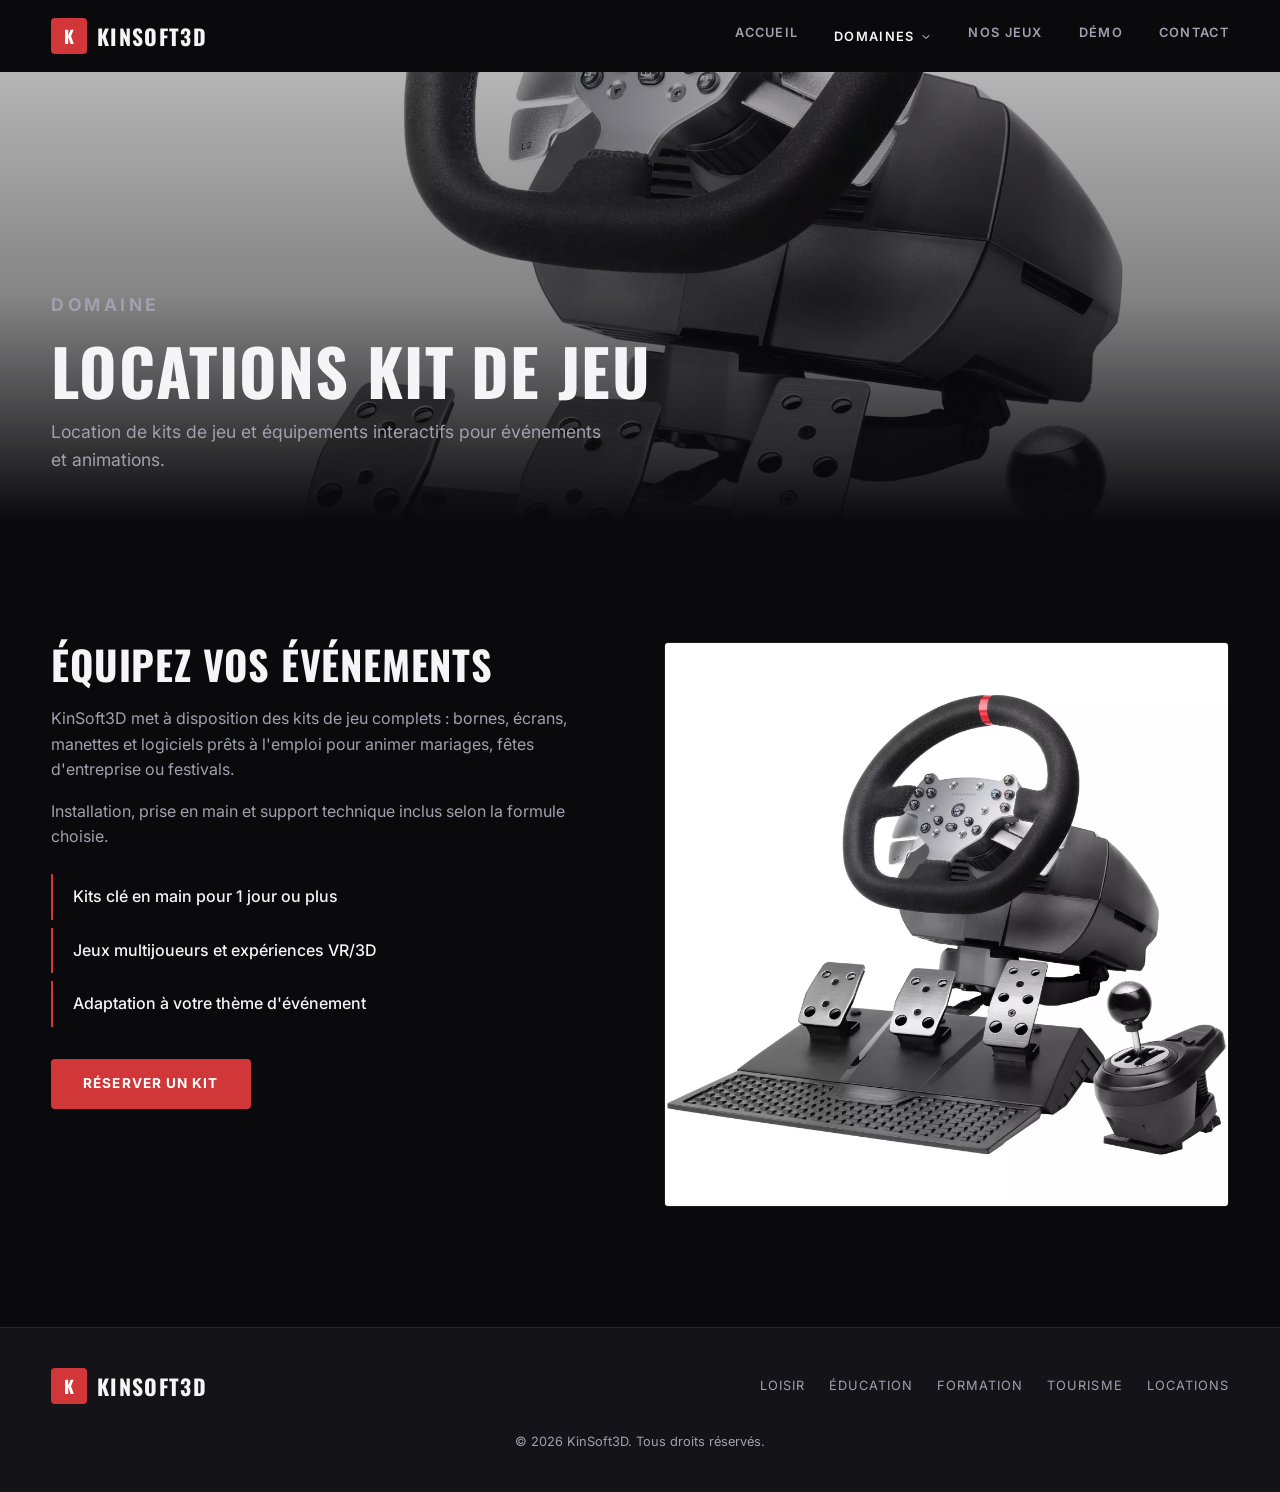
<file: pages/locations.html>
<!DOCTYPE html>
<html lang="fr">
<head>
    <meta charset="UTF-8">
    <meta name="viewport" content="width=device-width, initial-scale=1.0">
    <meta name="description" content="KinSoft3D — Locations de kits de jeu et équipements interactifs.">
    <title>Locations kit de jeu — KinSoft3D</title>
    <link rel="preconnect" href="https://fonts.googleapis.com">
    <link rel="preconnect" href="https://fonts.gstatic.com" crossorigin>
    <link href="https://fonts.googleapis.com/css2?family=Inter:wght@400;500;600;700&family=Oswald:wght@500;600;700&display=swap" rel="stylesheet">
    <link rel="stylesheet" href="../style.css">
</head>
<body class="domain-page">

    <header class="site-header scrolled" id="header">
        <a href="../index.html" class="logo"><span class="logo-mark">K</span><span class="logo-text">KinSoft3D</span></a>
        <button class="nav-toggle" id="navToggle" aria-label="Ouvrir le menu" aria-expanded="false"><span></span><span></span><span></span></button>
        <nav class="site-nav" id="siteNav">
            <a href="../index.html">Accueil</a>
            <div class="nav-dropdown" id="navDropdown">
                <button class="nav-dropdown-toggle active" id="domainesToggle" aria-expanded="false">Domaines
                    <svg width="12" height="12" viewBox="0 0 24 24" fill="none"><path d="M6 9l6 6 6-6" stroke="currentColor" stroke-width="2" stroke-linecap="round"/></svg>
                </button>
                <ul class="nav-dropdown-menu">
                    <li><a href="loisir.html">Loisir</a></li>
                    <li><a href="education.html">Éducation</a></li>
                    <li><a href="formation.html">Formation</a></li>
                    <li><a href="tourisme.html">Tourisme</a></li>
                    <li><a href="locations.html" class="active">Locations kit de jeu</a></li>
                </ul>
            </div>
            <a href="jeux.html">Nos jeux</a>
            <a href="../index.html#showcase">Démo</a>
            <a href="../index.html#contact">Contact</a>
        </nav>
    </header>

    <main>
        <section class="domain-page-hero">
            <img src="../images/domaine_location.jpg" alt="Locations kit de jeu KinSoft3D">
            <div class="domain-page-hero-overlay"></div>
            <div class="domain-page-hero-content container">
                <p class="hero-eyebrow">Domaine</p>
                <h1>Locations kit de jeu</h1>
                <p>Location de kits de jeu et équipements interactifs pour événements et animations.</p>
            </div>
        </section>

        <section class="section domain-page-body">
            <div class="container domain-page-grid">
                <div class="domain-page-text reveal">
                    <h2>Équipez vos événements</h2>
                    <p>KinSoft3D met à disposition des kits de jeu complets : bornes, écrans, manettes et logiciels prêts à l'emploi pour animer mariages, fêtes d'entreprise ou festivals.</p>
                    <p>Installation, prise en main et support technique inclus selon la formule choisie.</p>
                    <ul class="domain-features">
                        <li>Kits clé en main pour 1 jour ou plus</li>
                        <li>Jeux multijoueurs et expériences VR/3D</li>
                        <li>Adaptation à votre thème d'événement</li>
                    </ul>
                    <a href="../index.html#contact" class="btn btn-primary">Réserver un kit</a>
                </div>
                <div class="domain-page-gallery reveal">
                    <img src="../images/domaine_location.jpg" alt="Kit de jeu en location">
                </div>
            </div>
        </section>
    </main>

    <footer class="site-footer">
        <div class="container footer-inner">
            <a href="../index.html" class="logo footer-logo"><span class="logo-mark">K</span><span class="logo-text">KinSoft3D</span></a>
            <nav class="footer-nav">
                <a href="loisir.html">Loisir</a>
                <a href="education.html">Éducation</a>
                <a href="formation.html">Formation</a>
                <a href="tourisme.html">Tourisme</a>
                <a href="locations.html">Locations</a>
            </nav>
            <p class="footer-copy">&copy; 2026 KinSoft3D. Tous droits réservés.</p>
        </div>
    </footer>
    <script src="../script.js"></script>
</body>
</html>
</file>
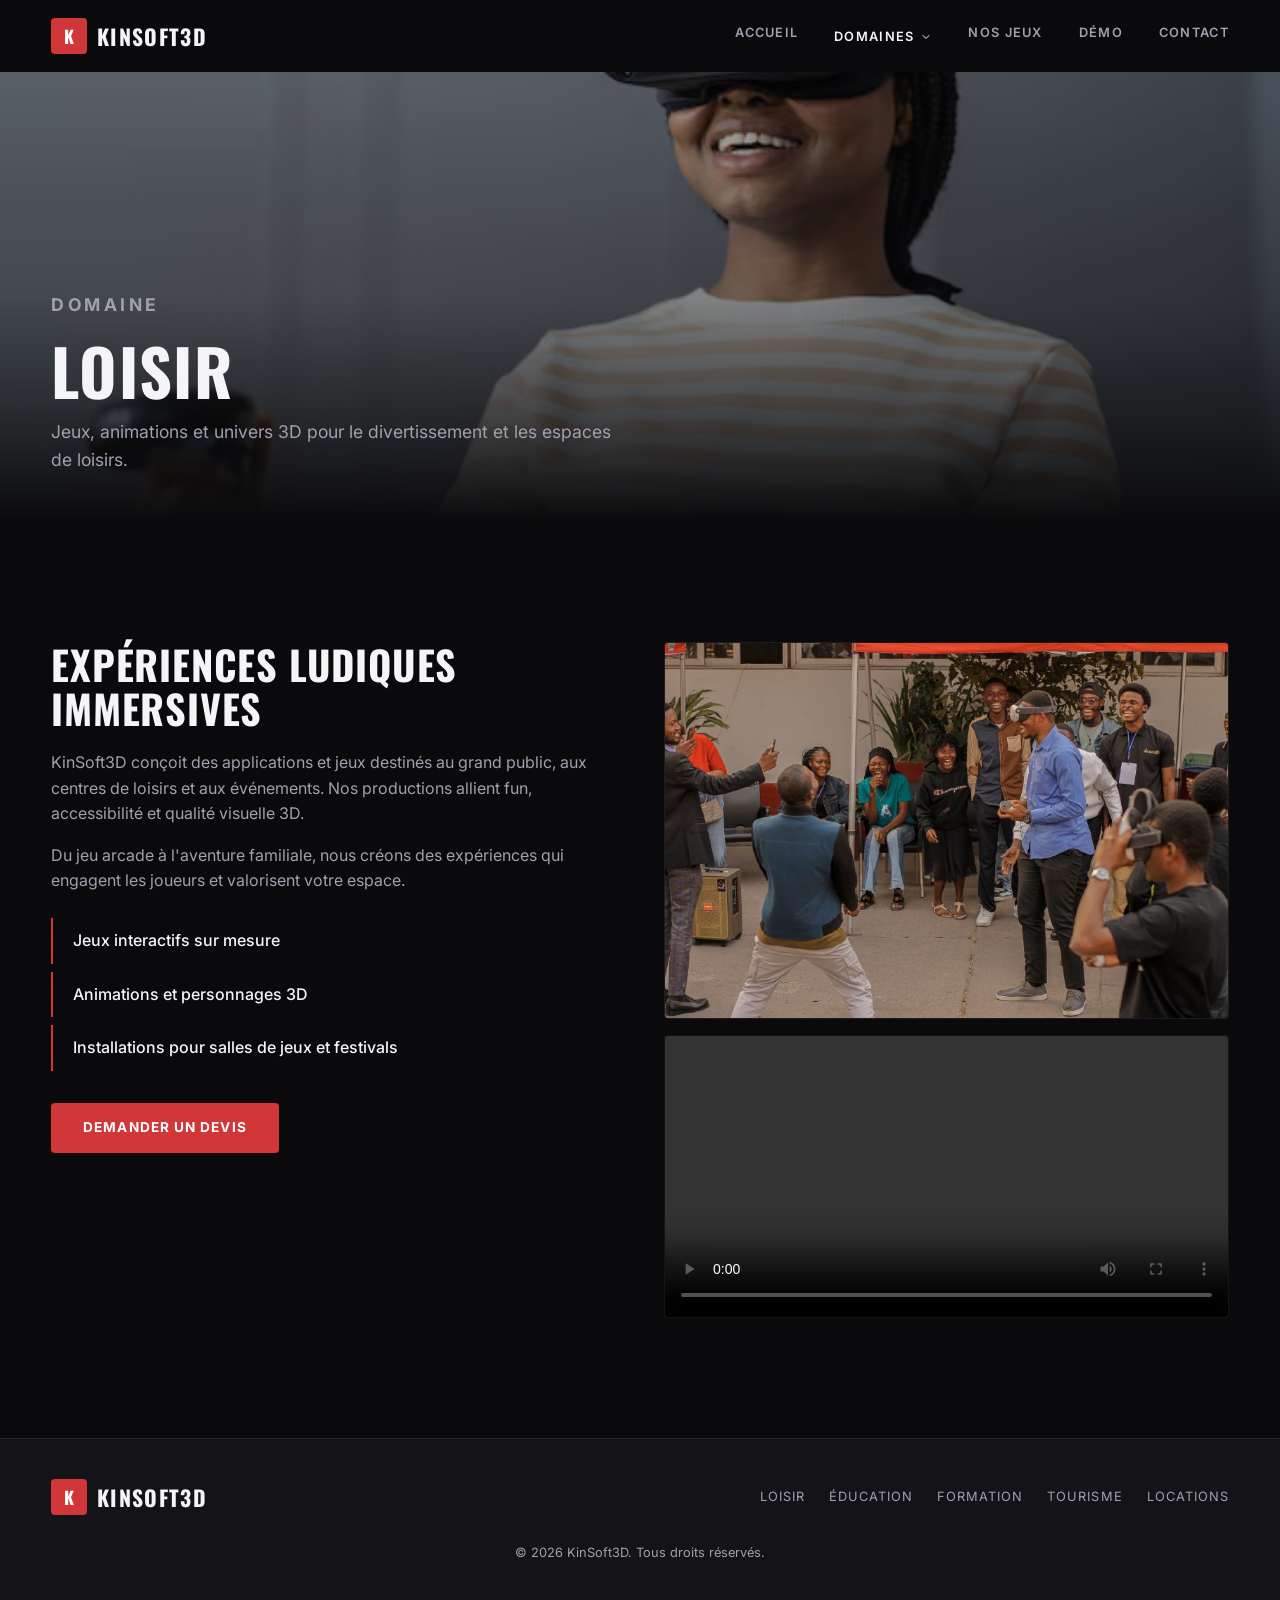
<file: pages/loisir.html>
<!DOCTYPE html>
<html lang="fr">
<head>
    <meta charset="UTF-8">
    <meta name="viewport" content="width=device-width, initial-scale=1.0">
    <meta name="description" content="KinSoft3D — Domaine Loisir : jeux, animations et expériences 3D ludiques.">
    <title>Loisir — KinSoft3D</title>
    <link rel="preconnect" href="https://fonts.googleapis.com">
    <link rel="preconnect" href="https://fonts.gstatic.com" crossorigin>
    <link href="https://fonts.googleapis.com/css2?family=Inter:wght@400;500;600;700&family=Oswald:wght@500;600;700&display=swap" rel="stylesheet">
    <link rel="stylesheet" href="../style.css">
</head>
<body class="domain-page">

    <header class="site-header scrolled" id="header">
        <a href="../index.html" class="logo" aria-label="KinSoft3D — Accueil">
            <span class="logo-mark">K</span>
            <span class="logo-text">KinSoft3D</span>
        </a>
        <button class="nav-toggle" id="navToggle" aria-label="Ouvrir le menu" aria-expanded="false">
            <span></span><span></span><span></span>
        </button>
        <nav class="site-nav" id="siteNav">
            <a href="../index.html">Accueil</a>
            <div class="nav-dropdown" id="navDropdown">
                <button class="nav-dropdown-toggle active" id="domainesToggle" aria-expanded="false">Domaines
                    <svg width="12" height="12" viewBox="0 0 24 24" fill="none"><path d="M6 9l6 6 6-6" stroke="currentColor" stroke-width="2" stroke-linecap="round"/></svg>
                </button>
                <ul class="nav-dropdown-menu">
                    <li><a href="loisir.html" class="active">Loisir</a></li>
                    <li><a href="education.html">Éducation</a></li>
                    <li><a href="formation.html">Formation</a></li>
                    <li><a href="tourisme.html">Tourisme</a></li>
                    <li><a href="locations.html">Locations kit de jeu</a></li>
                </ul>
            </div>
            <a href="jeux.html">Nos jeux</a>
            <a href="../index.html#showcase">Démo</a>
            <a href="../index.html#contact">Contact</a>
        </nav>
    </header>

    <main>
        <section class="domain-page-hero">
            <img src="../images/domaine_loisir.jpg" alt="Domaine Loisir KinSoft3D">
            <div class="domain-page-hero-overlay"></div>
            <div class="domain-page-hero-content container">
                <p class="hero-eyebrow">Domaine</p>
                <h1>Loisir</h1>
                <p>Jeux, animations et univers 3D pour le divertissement et les espaces de loisirs.</p>
            </div>
        </section>

        <section class="section domain-page-body">
            <div class="container domain-page-grid">
                <div class="domain-page-text reveal">
                    <h2>Expériences ludiques immersives</h2>
                    <p>KinSoft3D conçoit des applications et jeux destinés au grand public, aux centres de loisirs et aux événements. Nos productions allient fun, accessibilité et qualité visuelle 3D.</p>
                    <p>Du jeu arcade à l'aventure familiale, nous créons des expériences qui engagent les joueurs et valorisent votre espace.</p>
                    <ul class="domain-features">
                        <li>Jeux interactifs sur mesure</li>
                        <li>Animations et personnages 3D</li>
                        <li>Installations pour salles de jeux et festivals</li>
                    </ul>
                    <a href="../index.html#contact" class="btn btn-primary">Demander un devis</a>
                </div>
                <div class="domain-page-gallery reveal">
                    <img src="../images/jeu loisir 2.jpeg" alt="Jeu loisir KinSoft3D">
                    <video controls playsinline>
                        <source src="../videos/video loisir.mp4" type="video/mp4">
                    </video>
                </div>
            </div>
        </section>
    </main>

    <footer class="site-footer">
        <div class="container footer-inner">
            <a href="../index.html" class="logo footer-logo"><span class="logo-mark">K</span><span class="logo-text">KinSoft3D</span></a>
            <nav class="footer-nav">
                <a href="loisir.html">Loisir</a>
                <a href="education.html">Éducation</a>
                <a href="formation.html">Formation</a>
                <a href="tourisme.html">Tourisme</a>
                <a href="locations.html">Locations</a>
            </nav>
            <p class="footer-copy">&copy; 2026 KinSoft3D. Tous droits réservés.</p>
        </div>
    </footer>
    <script src="../script.js"></script>
</body>
</html>
</file>
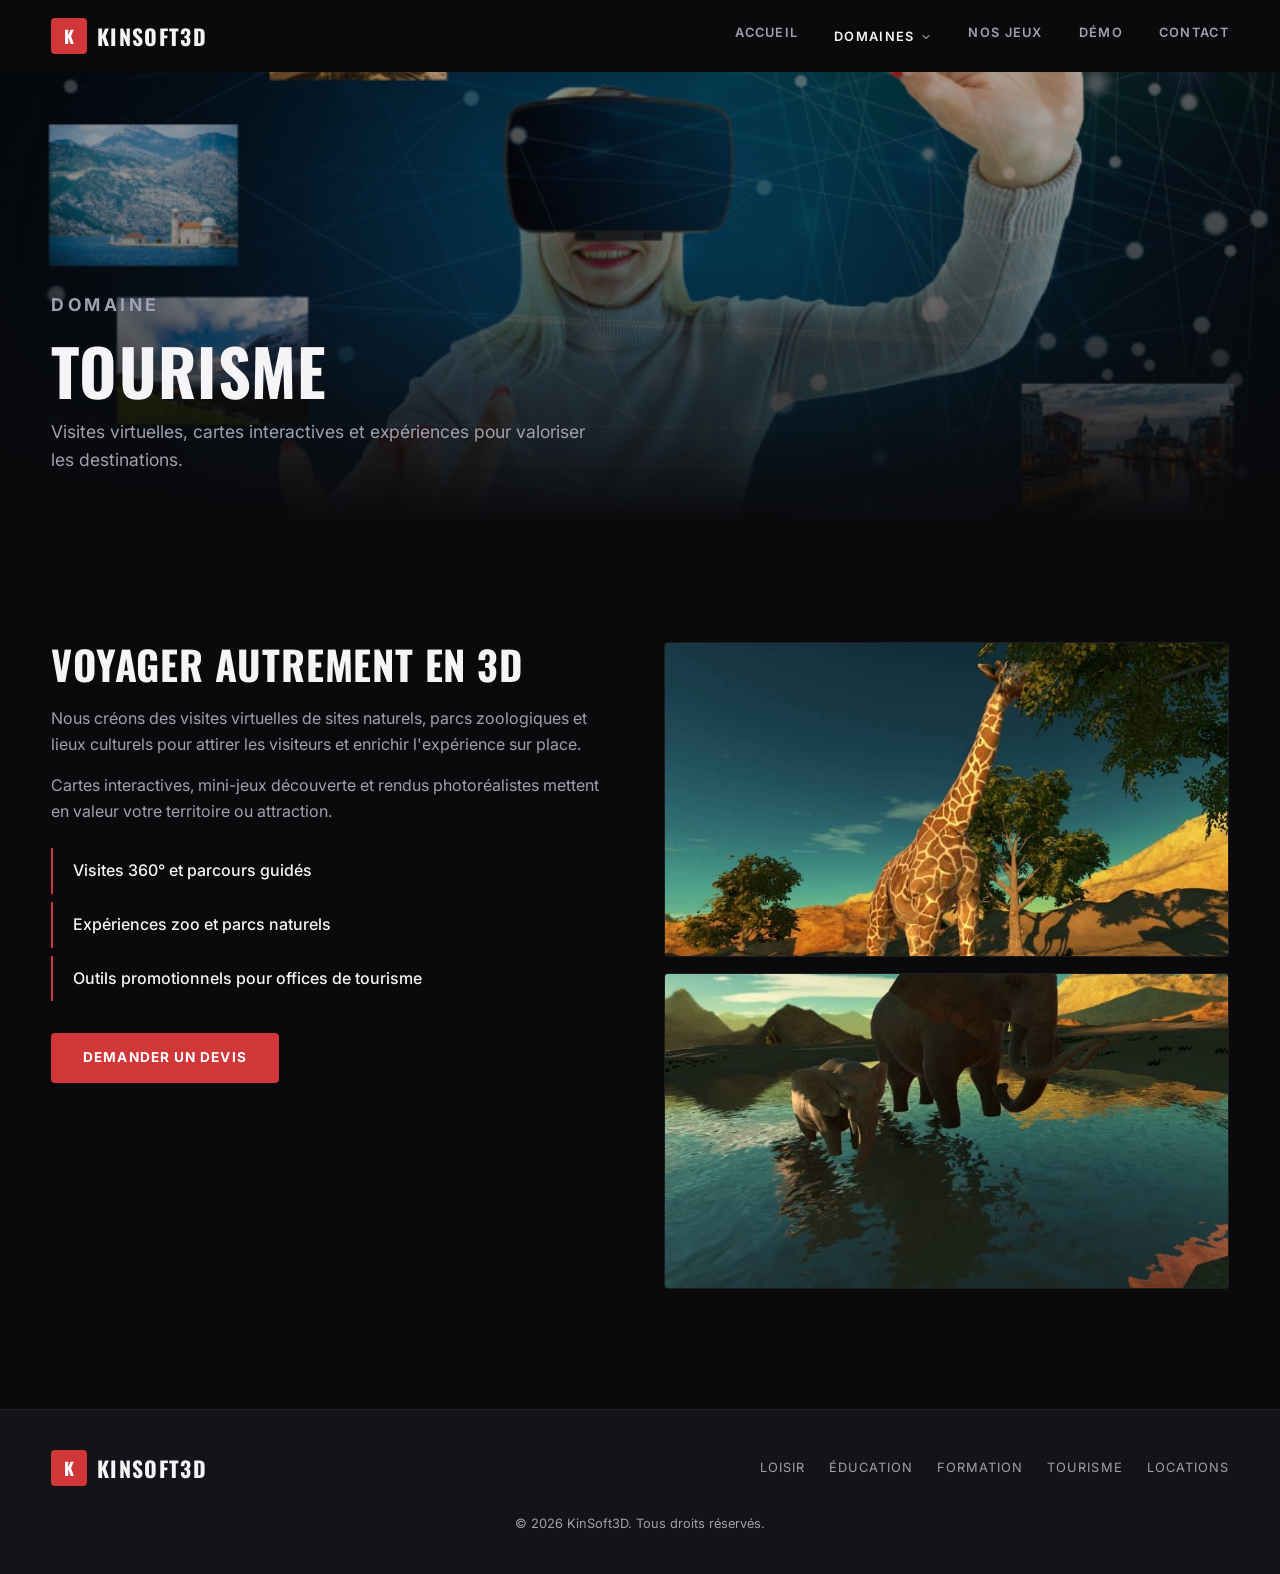
<file: pages/tourisme.html>
<!DOCTYPE html>
<html lang="fr">
<head>
    <meta charset="UTF-8">
    <meta name="viewport" content="width=device-width, initial-scale=1.0">
    <meta name="description" content="KinSoft3D — Domaine Tourisme : visites virtuelles et expériences 3D.">
    <title>Tourisme — KinSoft3D</title>
    <link rel="preconnect" href="https://fonts.googleapis.com">
    <link rel="preconnect" href="https://fonts.gstatic.com" crossorigin>
    <link href="https://fonts.googleapis.com/css2?family=Inter:wght@400;500;600;700&family=Oswald:wght@500;600;700&display=swap" rel="stylesheet">
    <link rel="stylesheet" href="../style.css">
</head>
<body class="domain-page">

    <header class="site-header scrolled" id="header">
        <a href="../index.html" class="logo"><span class="logo-mark">K</span><span class="logo-text">KinSoft3D</span></a>
        <button class="nav-toggle" id="navToggle" aria-label="Ouvrir le menu" aria-expanded="false"><span></span><span></span><span></span></button>
        <nav class="site-nav" id="siteNav">
            <a href="../index.html">Accueil</a>
            <div class="nav-dropdown" id="navDropdown">
                <button class="nav-dropdown-toggle active" id="domainesToggle" aria-expanded="false">Domaines
                    <svg width="12" height="12" viewBox="0 0 24 24" fill="none"><path d="M6 9l6 6 6-6" stroke="currentColor" stroke-width="2" stroke-linecap="round"/></svg>
                </button>
                <ul class="nav-dropdown-menu">
                    <li><a href="loisir.html">Loisir</a></li>
                    <li><a href="education.html">Éducation</a></li>
                    <li><a href="formation.html">Formation</a></li>
                    <li><a href="tourisme.html" class="active">Tourisme</a></li>
                    <li><a href="locations.html">Locations kit de jeu</a></li>
                </ul>
            </div>
            <a href="jeux.html">Nos jeux</a>
            <a href="../index.html#showcase">Démo</a>
            <a href="../index.html#contact">Contact</a>
        </nav>
    </header>

    <main>
        <section class="domain-page-hero">
            <img src="../images/domaine_tourisme.jpg" alt="Domaine Tourisme KinSoft3D">
            <div class="domain-page-hero-overlay"></div>
            <div class="domain-page-hero-content container">
                <p class="hero-eyebrow">Domaine</p>
                <h1>Tourisme</h1>
                <p>Visites virtuelles, cartes interactives et expériences pour valoriser les destinations.</p>
            </div>
        </section>

        <section class="section domain-page-body">
            <div class="container domain-page-grid">
                <div class="domain-page-text reveal">
                    <h2>Voyager autrement en 3D</h2>
                    <p>Nous créons des visites virtuelles de sites naturels, parcs zoologiques et lieux culturels pour attirer les visiteurs et enrichir l'expérience sur place.</p>
                    <p>Cartes interactives, mini-jeux découverte et rendus photoréalistes mettent en valeur votre territoire ou attraction.</p>
                    <ul class="domain-features">
                        <li>Visites 360° et parcours guidés</li>
                        <li>Expériences zoo et parcs naturels</li>
                        <li>Outils promotionnels pour offices de tourisme</li>
                    </ul>
                    <a href="../index.html#contact" class="btn btn-primary">Demander un devis</a>
                </div>
                <div class="domain-page-gallery reveal">
                    <img src="../images/jeu zoo.jpg" alt="Jeu zoo tourisme KinSoft3D">
                    <img src="../images/zoo 2.jpg" alt="Expérience zoo interactive">
                </div>
            </div>
        </section>
    </main>

    <footer class="site-footer">
        <div class="container footer-inner">
            <a href="../index.html" class="logo footer-logo"><span class="logo-mark">K</span><span class="logo-text">KinSoft3D</span></a>
            <nav class="footer-nav">
                <a href="loisir.html">Loisir</a>
                <a href="education.html">Éducation</a>
                <a href="formation.html">Formation</a>
                <a href="tourisme.html">Tourisme</a>
                <a href="locations.html">Locations</a>
            </nav>
            <p class="footer-copy">&copy; 2026 KinSoft3D. Tous droits réservés.</p>
        </div>
    </footer>
    <script src="../script.js"></script>
</body>
</html>
</file>
<file: style.css>
/* ── Variables ── */
:root {
    --bg: #0a0a0c;
    --surface: #141418;
    --surface-2: #1c1c22;
    --border: rgba(255, 255, 255, 0.08);
    --text: #f5f5f7;
    --text-muted: #a0a0ae;
    --accent: #d13639;
    --accent-hover: #b82e31;
    --brand: #00bfff;
    --header-h: 72px;
    --radius: 4px;
    --transition: 0.35s cubic-bezier(0.4, 0, 0.2, 1);
}

/* ── Reset ── */
*,
*::before,
*::after {
    margin: 0;
    padding: 0;
    box-sizing: border-box;
}

html {
    scroll-behavior: smooth;
}

body {
    font-family: 'Inter', system-ui, sans-serif;
    background: var(--bg);
    color: var(--text);
    line-height: 1.6;
    overflow-x: hidden;
}

img {
    display: block;
    max-width: 100%;
}

a {
    color: inherit;
    text-decoration: none;
}

button {
    font-family: inherit;
    cursor: pointer;
    border: none;
    background: none;
}

.container {
    width: min(1200px, 92vw);
    margin-inline: auto;
}

/* ── Typography ── */
h1, h2, h3 {
    font-family: 'Oswald', sans-serif;
    font-weight: 700;
    text-transform: uppercase;
    letter-spacing: 0.02em;
    line-height: 1.1;
}

/* ── Buttons ── */
.btn {
    display: inline-flex;
    align-items: center;
    justify-content: center;
    padding: 14px 32px;
    font-size: 0.85rem;
    font-weight: 700;
    letter-spacing: 0.08em;
    text-transform: uppercase;
    border-radius: var(--radius);
    transition: var(--transition);
}

.btn-primary {
    background: var(--accent);
    color: #fff;
}

.btn-primary:hover {
    background: var(--accent-hover);
    transform: translateY(-2px);
    box-shadow: 0 8px 24px rgba(209, 54, 57, 0.35);
}

.btn-ghost {
    border: 1px solid rgba(255, 255, 255, 0.35);
    color: var(--text);
}

.btn-ghost:hover {
    border-color: #fff;
    background: rgba(255, 255, 255, 0.06);
}

/* ── Header ── */
.site-header {
    position: fixed;
    top: 0;
    left: 0;
    right: 0;
    z-index: 100;
    height: var(--header-h);
    display: flex;
    align-items: center;
    justify-content: space-between;
    padding: 0 clamp(20px, 4vw, 60px);
    transition: background var(--transition), box-shadow var(--transition);
}

.site-header.scrolled {
    background: rgba(10, 10, 12, 0.92);
    backdrop-filter: blur(12px);
    box-shadow: 0 1px 0 var(--border);
}

.logo {
    display: flex;
    align-items: center;
    gap: 10px;
    font-family: 'Oswald', sans-serif;
    font-size: 1.35rem;
    font-weight: 700;
    text-transform: uppercase;
    letter-spacing: 0.06em;
}

.logo img{
    width: 80%;
}

.logo-mark {
    display: flex;
    align-items: center;
    justify-content: center;
    width: 36px;
    height: 36px;
    background: var(--accent);
    color: #fff;
    font-size: 1.1rem;
    border-radius: var(--radius);
}

.logo-text {
    color: var(--text);
}

.site-nav {
    display: flex;
    gap: clamp(16px, 3vw, 36px);
}

.site-nav a {
    font-size: 0.8rem;
    font-weight: 600;
    letter-spacing: 0.1em;
    text-transform: uppercase;
    color: var(--text-muted);
    transition: color var(--transition);
    position: relative;
}

.site-nav a::after {
    content: '';
    position: absolute;
    bottom: -4px;
    left: 0;
    width: 0;
    height: 2px;
    background: var(--accent);
    transition: width var(--transition);
}

.site-nav a:hover,
.site-nav a.active {
    color: var(--text);
}

.site-nav a:hover::after,
.site-nav a.active::after {
    width: 100%;
}

/* Nav dropdown — Domaines */
.nav-dropdown {
    position: relative;
}

.nav-dropdown-toggle {
    display: inline-flex;
    align-items: center;
    gap: 6px;
    font-size: 0.8rem;
    font-weight: 600;
    letter-spacing: 0.1em;
    text-transform: uppercase;
    color: var(--text-muted);
    transition: color var(--transition);
}

.nav-dropdown-toggle svg {
    transition: transform var(--transition);
}

.nav-dropdown.open .nav-dropdown-toggle svg {
    transform: rotate(180deg);
}

.nav-dropdown-toggle:hover,
.nav-dropdown.open .nav-dropdown-toggle,
.nav-dropdown-toggle.active {
    color: var(--text);
}

.nav-dropdown-menu {
    position: absolute;
    top: calc(100% + 12px);
    left: 50%;
    transform: translateX(-50%) translateY(8px);
    min-width: 220px;
    list-style: none;
    background: var(--surface);
    border: 1px solid var(--border);
    border-radius: var(--radius);
    padding: 8px 0;
    opacity: 0;
    visibility: hidden;
    pointer-events: none;
    transition: var(--transition);
    box-shadow: 0 16px 40px rgba(0, 0, 0, 0.45);
}

.nav-dropdown.open .nav-dropdown-menu {
    opacity: 1;
    visibility: visible;
    pointer-events: auto;
    transform: translateX(-50%) translateY(0);
}

.nav-dropdown-menu a {
    display: block;
    padding: 12px 20px;
    font-size: 0.8rem;
    font-weight: 600;
    letter-spacing: 0.06em;
    text-transform: uppercase;
    color: var(--text-muted);
    transition: background var(--transition), color var(--transition);
}

.nav-dropdown-menu a::after {
    display: none;
}

.nav-dropdown-menu a:hover {
    background: rgba(209, 54, 57, 0.12);
    color: var(--text);
}

.nav-toggle {
    display: none;
    flex-direction: column;
    gap: 5px;
    padding: 8px;
}

.nav-toggle span {
    display: block;
    width: 24px;
    height: 2px;
    background: var(--text);
    transition: var(--transition);
}

.nav-toggle.open span:nth-child(1) {
    transform: translateY(7px) rotate(45deg);
}

.nav-toggle.open span:nth-child(2) {
    opacity: 0;
}

.nav-toggle.open span:nth-child(3) {
    transform: translateY(-7px) rotate(-45deg);
}

/* ── Hero ── */
.hero {
    position: relative;
    min-height: 100vh;
    display: flex;
    align-items: flex-end;
    padding: calc(var(--header-h) + 40px) clamp(20px, 4vw, 60px) 80px;
    overflow: hidden;
}

.hero-bg {
    position: absolute;
    inset: 0;
    z-index: 0;
}

.hero-bg img {
    width: 100%;
    height: 100%;
    object-fit: cover;
    object-position: center top;
    transform: scale(1.05);
    transition: transform 8s ease;
}

.hero:hover .hero-bg img {
    transform: scale(1.08);
}

.hero-overlay {
    position: absolute;
    inset: 0;
    z-index: 1;
    background:
        linear-gradient(to top, var(--bg) 0%, transparent 40%),
        linear-gradient(to right, rgba(10, 10, 12, 0.85) 0%, transparent 60%),
        linear-gradient(180deg, rgba(10, 10, 12, 0.4) 0%, transparent 30%);
}

.hero-content {
    position: relative;
    z-index: 2;
    max-width: 720px;
}

.hero-eyebrow {
    font-size: 0.75rem;
    font-weight: 700;
    letter-spacing: 0.2em;
    text-transform: uppercase;
    color: var(--accent);
    margin-bottom: 16px;
}

.hero h1 {
    font-size: clamp(2.8rem, 7vw, 5.5rem);
    margin-bottom: 20px;
}

.hero h1 span {
    color: var(--brand);
}

.hero-desc {
    font-size: clamp(1rem, 2vw, 1.15rem);
    color: var(--text-muted);
    max-width: 540px;
    margin-bottom: 32px;
}

.hero-actions {
    display: flex;
    flex-wrap: wrap;
    gap: 16px;
}

.hero-scroll {
    position: absolute;
    bottom: 32px;
    left: 50%;
    transform: translateX(-50%);
    z-index: 2;
    display: flex;
    flex-direction: column;
    align-items: center;
    gap: 6px;
    font-size: 0.65rem;
    font-weight: 700;
    letter-spacing: 0.15em;
    text-transform: uppercase;
    color: var(--text-muted);
    animation: bounce 2s infinite;
}

@keyframes bounce {
    0%, 100% { transform: translateX(-50%) translateY(0); }
    50% { transform: translateX(-50%) translateY(6px); }
}

/* ── Sections ── */
.section {
    padding: clamp(80px, 10vw, 120px) 0;
}

.section-head {
    margin-bottom: 56px;
    max-width: 640px;
}

.section-head h2 {
    font-size: clamp(2.2rem, 5vw, 3.5rem);
    margin-bottom: 16px;
}

.section-head p {
    color: var(--text-muted);
    font-size: 1.05rem;
}

/* ── Domaines ── */
.domaines {
    background: var(--surface);
    border-block: 1px solid var(--border);
}

.domaines-grid {
    display: grid;
    grid-template-columns: repeat(auto-fill, minmax(280px, 1fr));
    gap: 24px;
}

.domaine-card {
    background: var(--bg);
    border: 1px solid var(--border);
    border-radius: var(--radius);
    overflow: hidden;
    scroll-margin-top: calc(var(--header-h) + 24px);
    transition: transform var(--transition), box-shadow var(--transition);
}

.domaine-card:hover {
    transform: translateY(-4px);
    box-shadow: 0 16px 32px rgba(0, 0, 0, 0.35);
}

.domaine-card-media {
    aspect-ratio: 16 / 9;
    overflow: hidden;
}

.domaine-card-media img {
    width: 100%;
    height: 100%;
    object-fit: cover;
    transition: transform 0.6s ease;
}

.domaine-card:hover .domaine-card-media img {
    transform: scale(1.05);
}

.domaine-card-body {
    padding: 22px;
}

.domaine-card-body h3 {
    font-size: 1.25rem;
    margin-bottom: 8px;
    color: var(--brand);
}

.domaine-card-body p {
    font-size: 0.9rem;
    color: var(--text-muted);
    margin-bottom: 12px;
}

.domaine-card-link {
    display: block;
    color: inherit;
}

.domaine-card-link:hover .card-link {
    color: var(--text);
}

/* ── Domain pages ── */
.domain-page {
    padding-top: var(--header-h);
}

.domain-page-hero {
    position: relative;
    min-height: 50vh;
    display: flex;
    align-items: flex-end;
    overflow: hidden;
}

.domain-page-hero > img {
    position: absolute;
    inset: 0;
    width: 100%;
    height: 100%;
    object-fit: cover;
}

.domain-page-hero-overlay {
    position: absolute;
    inset: 0;
    background: linear-gradient(to top, var(--bg) 0%, rgba(10, 10, 12, 0.5) 50%, rgba(10, 10, 12, 0.3) 100%);
}

.domain-page-hero-content {
    position: relative;
    z-index: 2;
    padding: 60px 0 48px;
}

.domain-page-hero-content h1 {
    font-size: clamp(2.5rem, 6vw, 4rem);
    margin-bottom: 12px;
}

.domain-page-hero-content > p {
    max-width: 560px;
    color: var(--text-muted);
    font-size: 1.1rem;
}

.domain-page-body {
    background: var(--bg);
}

.domain-page-grid {
    display: grid;
    grid-template-columns: 1fr 1fr;
    gap: 48px;
    align-items: start;
}

.domain-page-text h2 {
    font-size: clamp(1.8rem, 4vw, 2.5rem);
    margin-bottom: 20px;
}

.domain-page-text p {
    color: var(--text-muted);
    margin-bottom: 16px;
}

.domain-features {
    list-style: none;
    margin: 24px 0 32px;
}

.domain-features li {
    padding: 10px 0 10px 20px;
    border-left: 2px solid var(--accent);
    margin-bottom: 8px;
    color: var(--text);
    font-weight: 500;
}

.domain-page-gallery {
    display: flex;
    flex-direction: column;
    gap: 16px;
}

.domain-page-gallery img,
.domain-page-gallery video {
    width: 100%;
    border-radius: var(--radius);
    border: 1px solid var(--border);
    object-fit: cover;
}

.domain-page-gallery video {
    background: #000;
}

.nav-dropdown-menu a.active {
    color: var(--text);
    background: rgba(209, 54, 57, 0.12);
}

@media (max-width: 900px) {
    .domain-page-grid {
        grid-template-columns: 1fr;
    }
}

/* ── Team grid ── */
.team {
    background: var(--bg);
}

.team-grid {
    display: grid;
    grid-template-columns: repeat(auto-fill, minmax(260px, 1fr));
    gap: 24px;
}

.team-card {
    background: var(--surface);
    border: 1px solid var(--border);
    border-radius: var(--radius);
    overflow: hidden;
    transition: transform var(--transition), box-shadow var(--transition);
}

.team-card:hover {
    transform: translateY(-6px);
    box-shadow: 0 20px 40px rgba(0, 0, 0, 0.4);
}

.team-card-media {
    aspect-ratio: 1;
    overflow: hidden;
}

.team-card-media img {
    width: 100%;
    height: 100%;
    object-fit: cover;
    transition: transform 0.6s ease;
}

.team-card:hover .team-card-media img {
    transform: scale(1.06);
}

.team-card-body {
    padding: 24px;
}

.team-card-body h3 {
    font-size: 1.4rem;
    margin-bottom: 8px;
}

.team-card-body p {
    font-size: 0.9rem;
    color: var(--text-muted);
}

/* ── Jeux catalog page ── */
.jeux-catalog {
    background: var(--bg);
    padding-top: 60px;
}

.jeux-grid {
    display: grid;
    grid-template-columns: repeat(auto-fill, minmax(320px, 1fr));
    gap: 28px;
}

.jeu-card {
    background: var(--surface);
    border: 1px solid var(--border);
    border-radius: var(--radius);
    overflow: hidden;
    transition: transform var(--transition), box-shadow var(--transition);
}

.jeu-card:hover {
    transform: translateY(-4px);
    box-shadow: 0 16px 32px rgba(0, 0, 0, 0.35);
}

.jeu-card--featured {
    grid-column: 1 / -1;
}

.jeu-card--featured .jeu-card-media {
    aspect-ratio: 21 / 9;
}

.jeu-card-media {
    aspect-ratio: 16 / 10;
    background: #000;
    overflow: hidden;
}

.jeu-card-media img,
.jeu-card-media video {
    width: 100%;
    height: 100%;
    object-fit: cover;
    display: block;
}

.jeu-card-body {
    padding: 22px;
}

.jeu-card-body h3 {
    font-size: 1.35rem;
    margin-bottom: 8px;
}

.jeu-card-body p {
    font-size: 0.9rem;
    color: var(--text-muted);
}

.domain-page-hero--compact {
    min-height: 40vh;
}

.site-nav a.active {
    color: var(--text);
}

.site-nav a.active::after {
    width: 100%;
}

/* ── Games grid ── */
.games {
    background: var(--bg);
}

.games-grid {
    display: grid;
    grid-template-columns: repeat(auto-fill, minmax(260px, 1fr));
    gap: 24px;
}

.game-card {
    background: var(--surface);
    border: 1px solid var(--border);
    border-radius: var(--radius);
    overflow: hidden;
    transition: transform var(--transition), box-shadow var(--transition);
}

.game-card:hover {
    transform: translateY(-6px);
    box-shadow: 0 20px 40px rgba(0, 0, 0, 0.4);
}

.game-card-media {
    aspect-ratio: 16 / 10;
    overflow: hidden;
}

.game-card-media img {
    width: 100%;
    height: 100%;
    object-fit: cover;
    transition: transform 0.6s ease;
}

.game-card:hover .game-card-media img {
    transform: scale(1.06);
}

.game-card-body {
    padding: 24px;
}

.tag {
    display: inline-block;
    font-size: 0.65rem;
    font-weight: 700;
    letter-spacing: 0.12em;
    text-transform: uppercase;
    color: var(--accent);
    margin-bottom: 10px;
}

.game-card-body h3 {
    font-size: 1.4rem;
    margin-bottom: 8px;
}

.game-card-body p {
    font-size: 0.9rem;
    color: var(--text-muted);
    margin-bottom: 16px;
}

.card-link {
    font-size: 0.8rem;
    font-weight: 700;
    letter-spacing: 0.06em;
    text-transform: uppercase;
    color: var(--brand);
    transition: color var(--transition);
}

.card-link:hover {
    color: var(--text);
}

/* ── Showcase ── */
.showcase {
    background: var(--surface);
    padding: 0;
}

.showcase-inner {
    display: grid;
    grid-template-columns: 1fr 1fr;
    min-height: 520px;
}

.showcase-media {
    position: relative;
    overflow: hidden;
}

.showcase-media img,
.showcase-media video {
    width: 100%;
    height: 100%;
    object-fit: cover;
    display: block;
    background: #000;
}

.showcase-content {
    display: flex;
    flex-direction: column;
    justify-content: center;
    padding: clamp(40px, 6vw, 80px);
}

.showcase-content h2 {
    font-size: clamp(2rem, 4vw, 3rem);
    margin-bottom: 20px;
}

.showcase-content > p {
    color: var(--text-muted);
    margin-bottom: 32px;
    max-width: 440px;
}

.showcase-stats {
    list-style: none;
    display: flex;
    gap: 40px;
    margin-bottom: 36px;
}

.showcase-stats strong {
    display: block;
    font-family: 'Oswald', sans-serif;
    font-size: 2rem;
    color: var(--accent);
    line-height: 1;
}

.showcase-stats span {
    font-size: 0.75rem;
    color: var(--text-muted);
    text-transform: uppercase;
    letter-spacing: 0.08em;
}

/* ── Studio ── */
.studio {
    position: relative;
    min-height: 600px;
    display: flex;
    align-items: center;
}

.studio-bg {
    position: absolute;
    inset: 0;
}

.studio-bg img {
    width: 100%;
    height: 100%;
    object-fit: cover;
}

.studio-overlay {
    position: absolute;
    inset: 0;
    background:
        linear-gradient(90deg, var(--bg) 30%, rgba(10, 10, 12, 0.7) 60%, rgba(10, 10, 12, 0.4) 100%),
        linear-gradient(to top, var(--bg), transparent 50%);
}

.studio-content {
    position: relative;
    z-index: 2;
    padding-block: clamp(80px, 10vw, 120px);
}

.studio-pillars {
    display: grid;
    grid-template-columns: repeat(auto-fit, minmax(220px, 1fr));
    gap: 24px;
}

.pillar {
    background: rgba(20, 20, 24, 0.75);
    backdrop-filter: blur(8px);
    border: 1px solid var(--border);
    border-radius: var(--radius);
    padding: 28px;
    transition: border-color var(--transition);
}

.pillar:hover {
    border-color: rgba(209, 54, 57, 0.4);
}

.pillar h3 {
    font-size: 1.2rem;
    margin-bottom: 10px;
    color: var(--brand);
}

.pillar p {
    font-size: 0.9rem;
    color: var(--text-muted);
}

/* ── CTA band ── */
.cta-band {
    background: linear-gradient(135deg, #1a0a0b 0%, var(--surface) 50%, #0a1520 100%);
    border-block: 1px solid var(--border);
    text-align: center;
}

.cta-inner h2 {
    font-size: clamp(2rem, 4vw, 3rem);
    margin-bottom: 12px;
}

.cta-inner p {
    color: var(--text-muted);
    margin-bottom: 28px;
}

/* ── Contact ── */
.contact-grid {
    display: grid;
    grid-template-columns: 1fr 1fr;
    gap: 60px;
    align-items: start;
}

.contact-info h2 {
    font-size: clamp(2rem, 4vw, 3rem);
    margin-bottom: 16px;
}

.contact-info > p {
    color: var(--text-muted);
    margin-bottom: 24px;
}

.contact-details {
    display: flex;
    flex-direction: column;
    gap: 16px;
    margin-bottom: 32px;
}

.contact-link {
    display: flex;
    flex-direction: column;
    gap: 4px;
    font-size: 1.15rem;
    font-weight: 600;
    color: var(--brand);
    transition: color var(--transition);
}

.contact-link:hover {
    color: var(--text);
}

.contact-label {
    font-size: 0.7rem;
    font-weight: 700;
    letter-spacing: 0.12em;
    text-transform: uppercase;
    color: var(--text-muted);
}

.social-links {
    display: flex;
    gap: 16px;
}

.social-links a {
    width: 44px;
    height: 44px;
    display: flex;
    align-items: center;
    justify-content: center;
    border: 1px solid var(--border);
    border-radius: var(--radius);
    font-size: 0.75rem;
    font-weight: 700;
    color: var(--text-muted);
    transition: var(--transition);
}

.social-links a:hover {
    border-color: var(--accent);
    color: var(--text);
    background: rgba(209, 54, 57, 0.1);
}

.contact-form {
    display: flex;
    flex-direction: column;
    gap: 20px;
}

.contact-form label {
    display: flex;
    flex-direction: column;
    gap: 6px;
}

.contact-form label span {
    font-size: 0.75rem;
    font-weight: 700;
    letter-spacing: 0.1em;
    text-transform: uppercase;
    color: var(--text-muted);
}

.contact-form input,
.contact-form textarea {
    background: var(--surface);
    border: 1px solid var(--border);
    border-radius: var(--radius);
    padding: 14px 16px;
    color: var(--text);
    font-family: inherit;
    font-size: 1rem;
    transition: border-color var(--transition);
}

.contact-form input:focus,
.contact-form textarea:focus {
    outline: none;
    border-color: var(--accent);
}

.contact-form textarea {
    resize: vertical;
}

/* ── Footer ── */
.site-footer {
    padding: 40px 0;
    border-top: 1px solid var(--border);
    background: var(--surface);
}

.footer-inner {
    display: flex;
    flex-wrap: wrap;
    align-items: center;
    justify-content: space-between;
    gap: 20px;
}

.footer-nav {
    display: flex;
    gap: 24px;
}

.footer-nav a {
    font-size: 0.8rem;
    color: var(--text-muted);
    text-transform: uppercase;
    letter-spacing: 0.08em;
    transition: color var(--transition);
}

.footer-nav a:hover {
    color: var(--text);
}

.footer-copy {
    width: 100%;
    text-align: center;
    font-size: 0.8rem;
    color: var(--text-muted);
    margin-top: 8px;
}

/* ── Video modal ── */
.video-modal {
    position: fixed;
    inset: 0;
    z-index: 200;
    display: flex;
    align-items: center;
    justify-content: center;
    opacity: 0;
    visibility: hidden;
    transition: var(--transition);
}

.video-modal.open {
    opacity: 1;
    visibility: visible;
}

.video-modal-backdrop {
    position: absolute;
    inset: 0;
    background: rgba(0, 0, 0, 0.85);
    cursor: pointer;
}

.video-modal-content {
    position: relative;
    z-index: 1;
    width: min(900px, 92vw);
}

.video-modal-content video {
    width: 100%;
    border-radius: var(--radius);
    background: #000;
}

.video-modal-close {
    position: absolute;
    top: -40px;
    right: 0;
    font-size: 2rem;
    color: var(--text);
    line-height: 1;
    transition: color var(--transition);
}

.video-modal-close:hover {
    color: var(--accent);
}

/* ── Reveal animations ── */
.reveal {
    opacity: 0;
    transform: translateY(30px);
    transition: opacity 0.7s ease, transform 0.7s ease;
}

.reveal.visible {
    opacity: 1;
    transform: translateY(0);
}

/* ── Responsive ── */
@media (max-width: 900px) {
    .showcase-inner {
        grid-template-columns: 1fr;
    }

    .showcase-media {
        aspect-ratio: 16 / 9;
        max-height: 320px;
    }

    .contact-grid {
        grid-template-columns: 1fr;
        gap: 40px;
    }
}

@media (max-width: 768px) {
    .nav-toggle {
        display: flex;
    }

    .site-nav {
        position: fixed;
        top: var(--header-h);
        left: 0;
        right: 0;
        flex-direction: column;
        background: rgba(10, 10, 12, 0.98);
        padding: 24px;
        gap: 20px;
        transform: translateY(-120%);
        opacity: 0;
        transition: var(--transition);
        border-bottom: 1px solid var(--border);
    }

    .site-nav.open {
        transform: translateY(0);
        opacity: 1;
    }

    .nav-dropdown {
        width: 100%;
    }

    .nav-dropdown-menu {
        position: static;
        transform: none;
        opacity: 1;
        visibility: visible;
        pointer-events: auto;
        display: none;
        margin-top: 8px;
        box-shadow: none;
        background: var(--surface-2);
    }

    .nav-dropdown.open .nav-dropdown-menu {
        display: block;
        transform: none;
    }

    .hero-scroll {
        display: none;
    }

    .showcase-stats {
        gap: 24px;
    }
}
</file>
